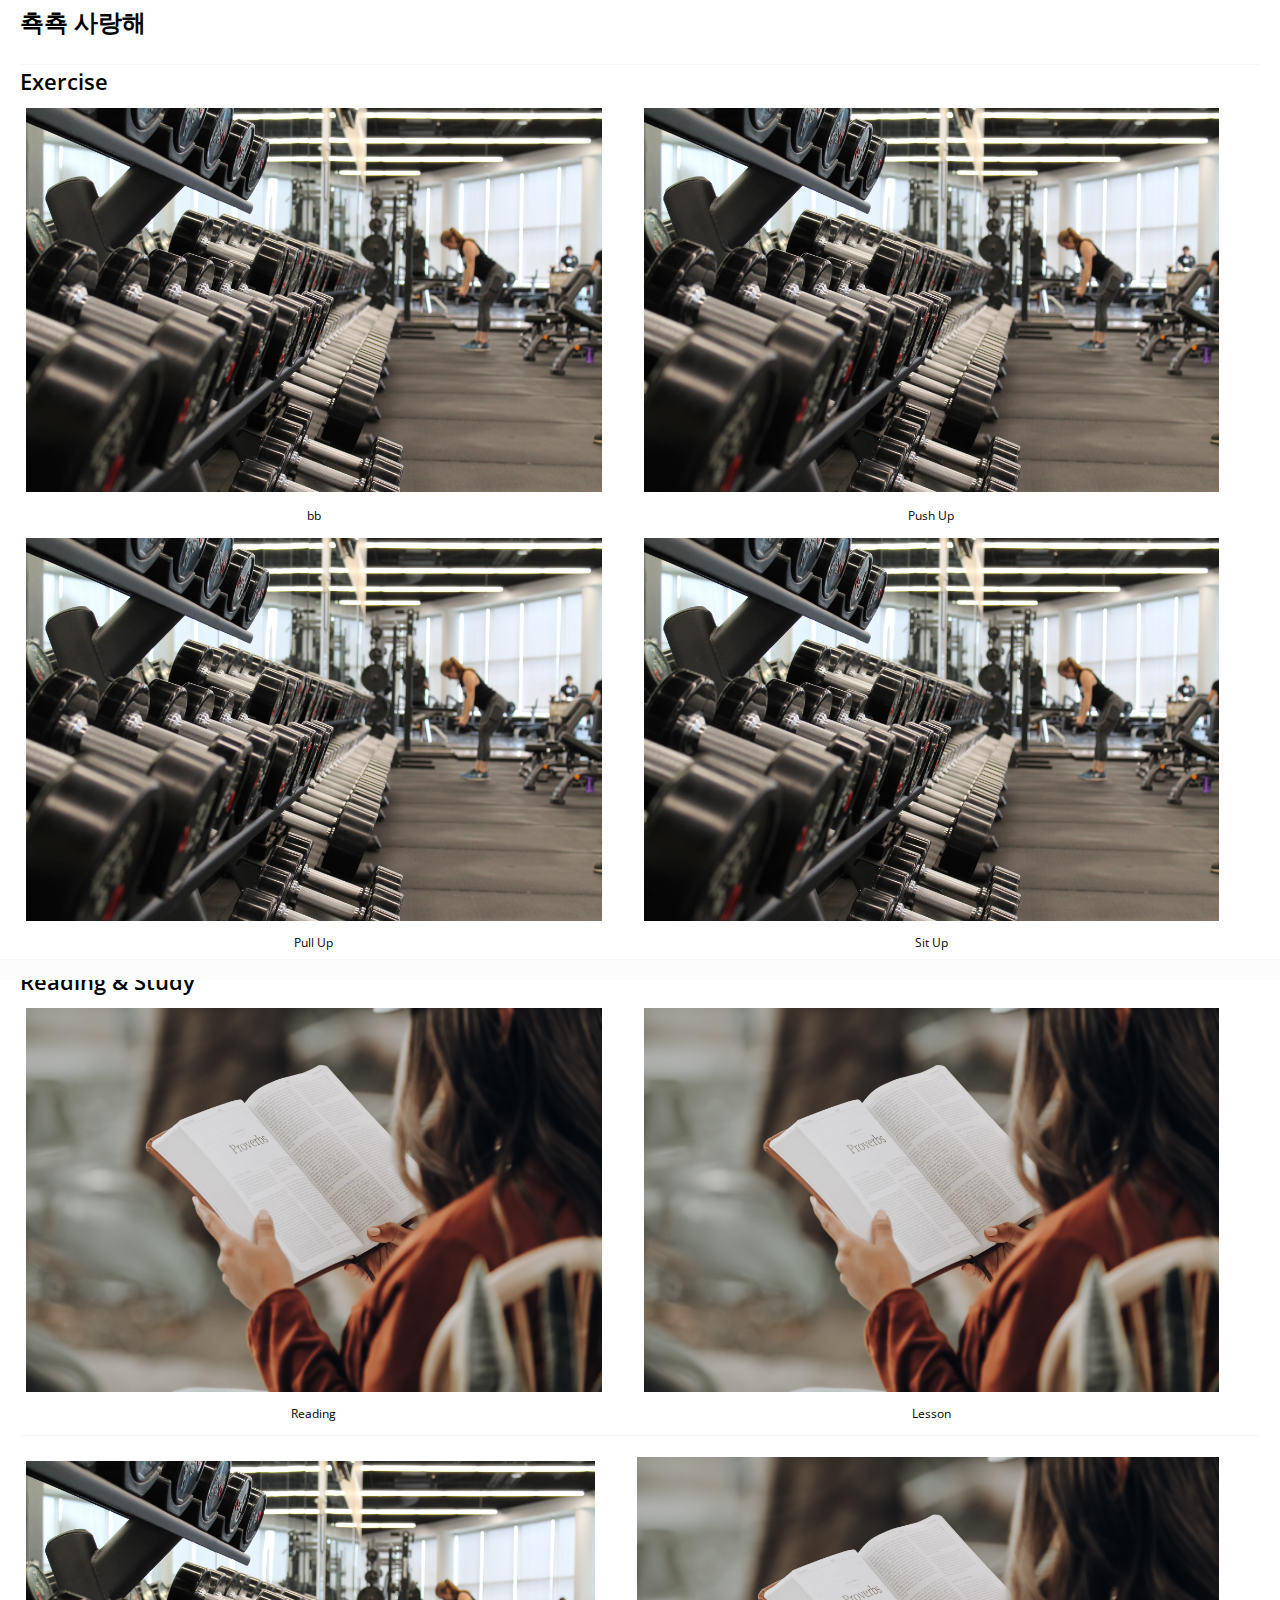
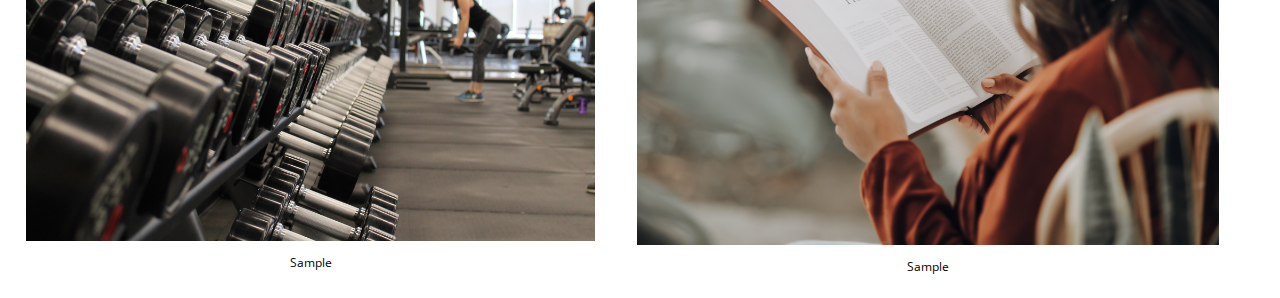
<file: index.html>
<!DOCTYPE html>
<html lang="en">
  <head>
    <meta charset="UTF-8" />
    <meta name="viewport" content="width=device-width, initial-scale=1.0" />
    <meta http-equiv="X-UA-Compatible" content="ie=edge" />
    <link
      rel="stylesheet"
      href="https://use.fontawesome.com/releases/v5.7.2/css/all.css"
      integrity="sha384-fnmOCqbTlWIlj8LyTjo7mOUStjsKC4pOpQbqyi7RrhN7udi9RwhKkMHpvLbHG9Sr"
      crossorigin="anonymous"
    />
    <link rel="stylesheet" href="css/styles.css" />
    <title>Challenge Mate</title>
  </head>
  <body >
    <header class="header">
      <div class="header__header-column">
        <h1 class="header__title">쵹쵹 사랑해</h1>
      </div>
      <div class="header__header-column">
        <span class="header__icon">
                <a href="health.html">
          <i class="fas fa-dumbbell"></i>
        </span>
        <span class="header__icon">
                <a href="reading.html">
          <i class="fas fa-book-open"></i>
        </span>
        <span class="header__icon">
          <a href="settings.html">
            <i class="fas fa-cog"></i>
          </a>
        </span>
        <span class="header__icon">
          <a href="settings.html">
            <i class="fas fa-cog"></i>
          </a>
        </span>
      </div>
    </header>
    
    <main class="more">
     <header class="more__header">
     
     <!--  <div class="friends__friend friend friend--lg">
          <div class="friend__column">
            <img src="images/avatar.jpg" class="g-avatar friend__avatar" />
            <div class="friend__content">
              <span class="friend__name">
                Nicolás Serrano
              </span>
              <span class="friend__status">
                itnicolasme@gmail.com
              </span>
            </div>
          </div>
          <div class="friend__column">
            <i class="far fa-comment-alt fa-2x"></i>
          </div>
        </div>
        <ul class="more__btn-list">
          <li class="more__btn">
            <span class="more__btn-icon">
              <i class="far fa-smile fa-2x"></i>

            </span>
            <span class="more__btn-title">
              Emoticons
            </span>
          </li>
          <li class="more__btn">
            <span class="more__btn-icon">
              <i class="fas fa-brush fa-2x"></i>
            </span>
            <span class="more__btn-title">
              Themes
            </span>
          </li>
          <li class="more__btn">
            <span class="more__btn-icon">
              <i class="fab fa-kickstarter-k fa-2x"></i>
            </span>
            <span class="more__btn-title">
              Account
            </span>
          </li>
        </ul>
      </header>
      -->

      <section class="more__suggestions">
        <h5 class="more__title">Exercise</h5>
        <ul class="more__suggestions-list">
          
          <li class="more__suggestion suggestion">
            <span class="suggestion__icon">
                <a href="health.html">
                   <img src="images/gym.jpg" class="g-avatar friend__avatar" />
                   </a>
            </span>
            <span class="suggestion__title">bb</span>
          </li>
        </a>
        
          <li class="more__suggestion suggestion">
            <span class="suggestion__icon">
                <a href="health.html">
                    <img src="images/gym.jpg" class="g-avatar friend__avatar" />
                    </a>
            </span>
            <span class="suggestion__title">Push Up</span>
          </li>
        
        </ul>
        <ul class="more__suggestions-list">
          
            <li class="more__suggestion suggestion">
              <span class="suggestion__icon">
                  <img src="images/gym.jpg" class="g-avatar friend__avatar" />
              </span>
              <span class="suggestion__title">Pull Up</span>
            </li>
          
          
            <li class="more__suggestion suggestion">
              <span class="suggestion__icon">
                  <img src="images/gym.jpg" class="g-avatar friend__avatar" />
              </span>
              <span class="suggestion__title">Sit Up</span>
            </li>
          

      </section>
      <section class="more__suggestions">
        <h5 class="more__title">Reading & Study</h5>
        <ul class="more__suggestions-list">
          
            <li class="more__suggestion suggestion">
              <span class="suggestion__icon">
                  <img src="images/reading.jpg" class="g-avatar friend__avatar" />
              </span>
              <span class="suggestion__title">Reading</span>
            </li>
            
        
          <li class="more__suggestion suggestion">
            <span class="suggestion__icon">
                <img src="images/reading.jpg" class="g-avatar friend__avatar" />
            </span>
            <span class="suggestion__title">Lesson</span>
          </li>
          
        </ul>
      </section>

      <section class="more__suggestions">
        
        <ul class="more__suggestions-list">
          
          <li class="more__suggestion suggestion">
            <span class="suggestion__icon">
                <img src="images/gym.jpg" class="g-avatar friend__avatar" />
            </span>
            <span class="suggestion__title">Sample</span>
          </li>
        
        
          <li class="more__suggestion suggestion">
            <span class="suggestion__icon">
                <img src="images/reading.jpg" class="g-avatar friend__avatar" />
            </span>
            <span class="suggestion__title">Sample</span>
          </li>
          
        </ul>
      </section>
    </header>
      <!--
      <section class="more__suggestions">
        <h5 class="more__title">Reading</h5>
        <ul class="more__suggestions-list">
          <li class="more__suggestion suggestion">
            <span class="suggestion__icon">
                <img src="images/reading.jpg" class="g-avatar friend__avatar" />
            </span>
            <span class="suggestion__title">Reading(3 days)</span>
          </li>
          <li class="more__suggestion suggestion">
            <span class="suggestion__icon">
                <img src="images/reading.jpg" class="g-avatar friend__avatar" />
            </span>
            <span class="suggestion__title">Reading(5 days)</span>
          </li>
          <li class="more__suggestion suggestion">
            <span class="suggestion__icon">
                <img src="images/reading.jpg" class="g-avatar friend__avatar" />
            </span>
            <span class="suggestion__title">Reading(7 days)</span>
          </li>
        </ul>
      </section>
      -->
    </main>
    <nav class="nav">
      <ul class="nav__list">
        <li class="nav__list-item">
          <a href="index.html" class="nav__list-link">
            <i class="fas fa-handshake"></i>
          </a>
        </li>
        <li class="nav__list-item">
          <a href="friends.html" class="nav__list-link">
            <i class="fas fa-plus"></i>
          </a>
        </li>
        <li class="nav__list-item">
          <a href="find.html" class="nav__list-link">
            <i class="fas fa-chart-line"></i>
          </a>
        </li>
        <li class="nav__list-item">
          <a href="more.html" class="nav__list-link">
            <i class="fas fa-user"></i>
          </a>
        </li>
      </ul>
    </nav>
    <!---f
    <div class="bigScreen">
      <span class="bigScreen__text">Please make your screen small! 😱</span>
    </div>
  -->
  </body>
</html>
</file>
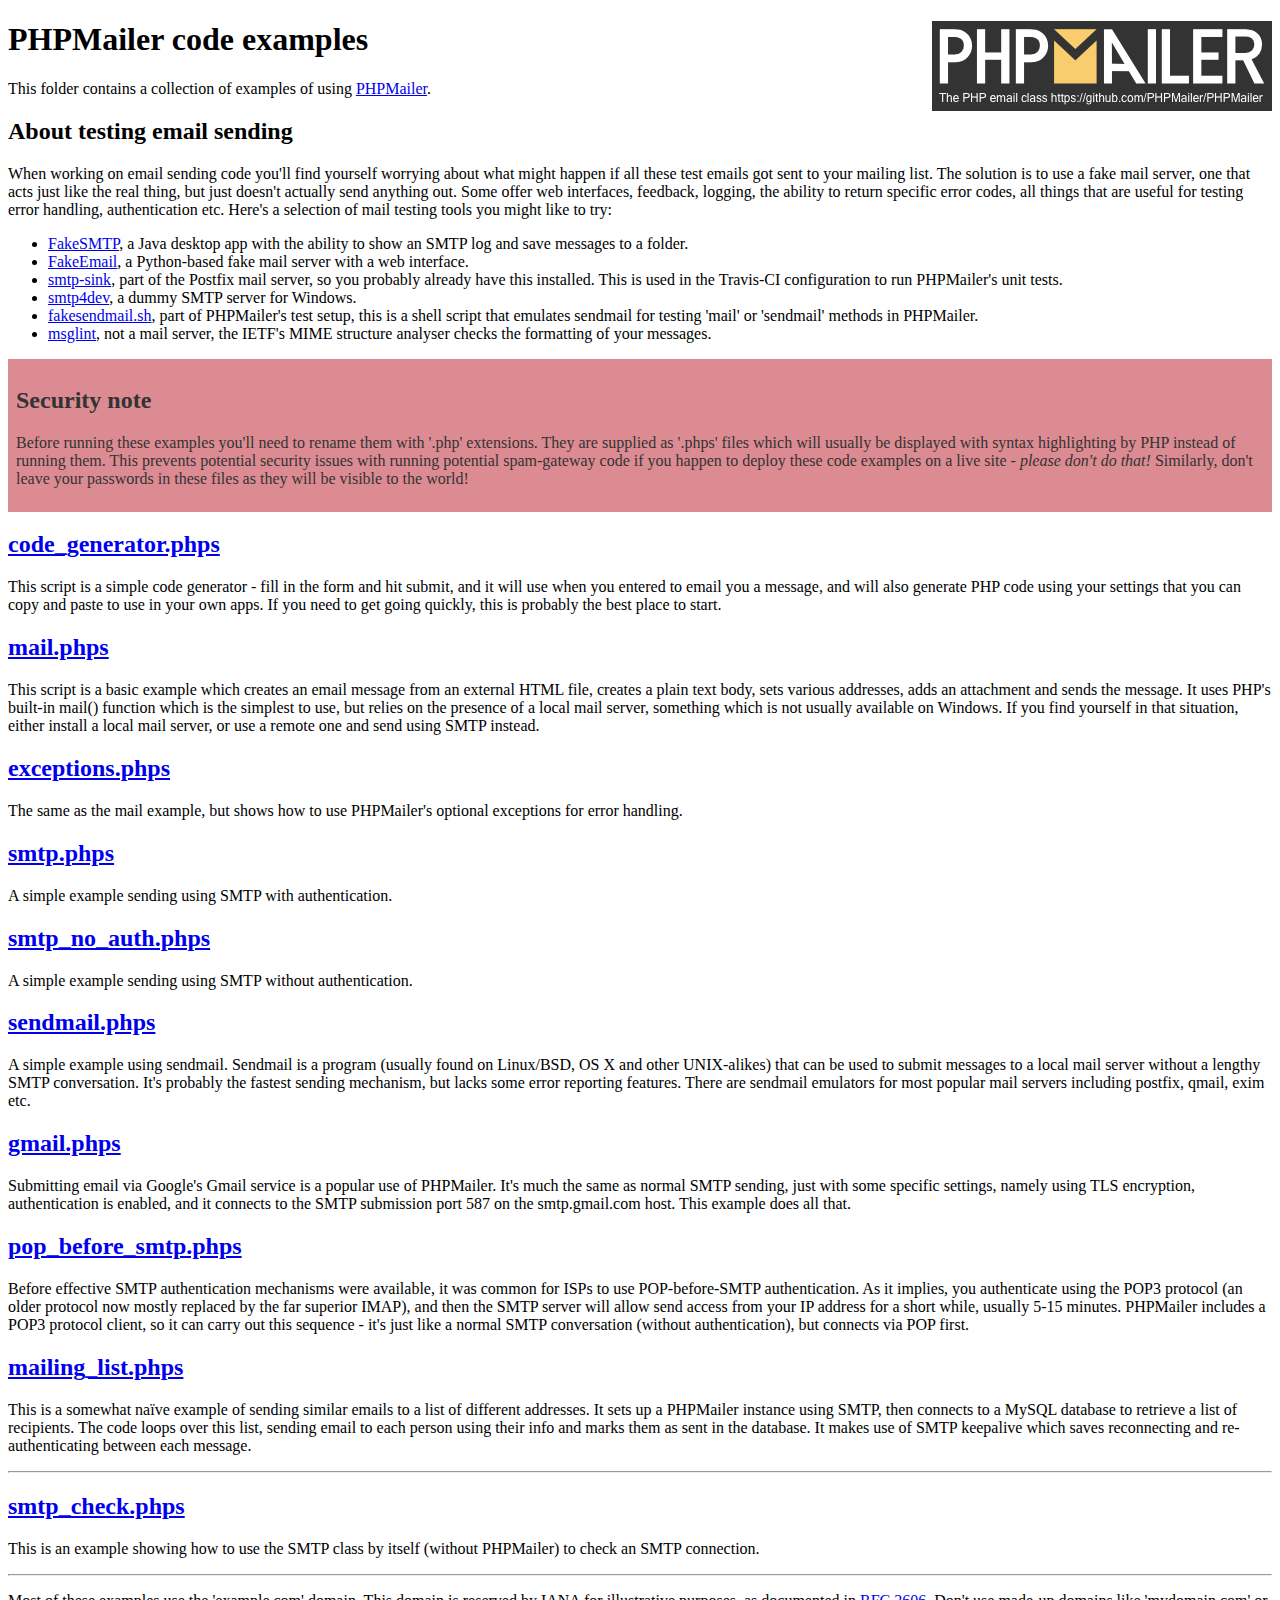
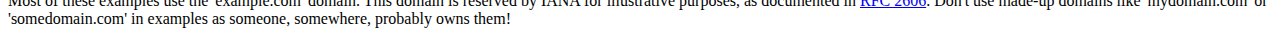
<file: PHPMailer/examples/index.html>
<!DOCTYPE html>
<html>
<head>
	<meta charset="UTF-8">
	<title>PHPMailer Examples</title>
</head>
<body>
<h1>PHPMailer code examples<a href="https://github.com/PHPMailer/PHPMailer"><img src="images/phpmailer.png" style="float:right; border:0;" alt="PHPMailer logo"></a></h1>
<p>This folder contains a collection of examples of using <a href="https://github.com/PHPMailer/PHPMailer">PHPMailer</a>.</p>
<h2>About testing email sending</h2>
<p>When working on email sending code you'll find yourself worrying about what might happen if all these test emails got sent to your mailing list. The solution is to use a fake mail server, one that acts just like the real thing, but just doesn't actually send anything out. Some offer web interfaces, feedback, logging, the ability to return specific error codes, all things that are useful for testing error handling, authentication etc. Here's a selection of mail testing tools you might like to try:</p>
<ul>
  <li><a href="https://github.com/Nilhcem/FakeSMTP">FakeSMTP</a>, a Java desktop app with the ability to show an SMTP log and save messages to a folder. </li>
  <li><a href="https://github.com/isotoma/FakeEmail">FakeEmail</a>, a Python-based fake mail server with a web interface.</li>
  <li><a href="http://www.postfix.org/smtp-sink.1.html">smtp-sink</a>, part of the Postfix mail server, so you probably already have this installed. This is used in the Travis-CI configuration to run PHPMailer's unit tests.</li>
  <li><a href="http://smtp4dev.codeplex.com">smtp4dev</a>, a dummy SMTP server for Windows.</li>
  <li><a href="https://github.com/PHPMailer/PHPMailer/blob/master/test/fakesendmail.sh">fakesendmail.sh</a>, part of PHPMailer's test setup, this is a shell script that emulates sendmail for testing 'mail' or 'sendmail' methods in PHPMailer.</li>
  <li><a href="http://tools.ietf.org/tools/msglint/">msglint</a>, not a mail server, the IETF's MIME structure analyser checks the formatting of your messages.</li>
</ul>
<div style="padding: 8px; color: #333333; background-color: #dc8b92">
<h2>Security note</h2>
<p>Before running these examples you'll need to rename them with '.php' extensions. They are supplied as '.phps' files which will usually be displayed with syntax highlighting by PHP instead of running them. This prevents potential security issues with running potential spam-gateway code if you happen to deploy these code examples on a live site - <em>please don't do that!</em> Similarly, don't leave your passwords in these files as they will be visible to the world!</p>
</div>
<h2><a href="code_generator.phps">code_generator.phps</a></h2>
<p>This script is a simple code generator - fill in the form and hit submit, and it will use when you entered to email you a message, and will also generate PHP code using your settings that you can copy and paste to use in your own apps. If you need to get going quickly, this is probably the best place to start.</p>
<h2><a href="mail.phps">mail.phps</a></h2>
<p>This script is a basic example which creates an email message from an external HTML file, creates a plain text body, sets various addresses, adds an attachment and sends the message. It uses PHP's built-in mail() function which is the simplest to use, but relies on the presence of a local mail server, something which is not usually available on Windows. If you find yourself in that situation, either install a local mail server, or use a remote one and send using SMTP instead.</p>
<h2><a href="exceptions.phps">exceptions.phps</a></h2>
<p>The same as the mail example, but shows how to use PHPMailer's optional exceptions for error handling.</p>
<h2><a href="smtp.phps">smtp.phps</a></h2>
<p>A simple example sending using SMTP with authentication.</p>
<h2><a href="smtp_no_auth.phps">smtp_no_auth.phps</a></h2>
<p>A simple example sending using SMTP without authentication.</p>
<h2><a href="sendmail.phps">sendmail.phps</a></h2>
<p>A simple example using sendmail. Sendmail is a program (usually found on Linux/BSD, OS X and other UNIX-alikes) that can be used to submit messages to a local mail server without a lengthy SMTP conversation. It's probably the fastest sending mechanism, but lacks some error reporting features. There are sendmail emulators for most popular mail servers including postfix, qmail, exim etc.</p>
<h2><a href="gmail.phps">gmail.phps</a></h2>
<p>Submitting email via Google's Gmail service is a popular use of PHPMailer. It's much the same as normal SMTP sending, just with some specific settings, namely using TLS encryption, authentication is enabled, and it connects to the SMTP submission port 587 on the smtp.gmail.com host. This example does all that.</p>
<h2><a href="pop_before_smtp.phps">pop_before_smtp.phps</a></h2>
<p>Before effective SMTP authentication mechanisms were available, it was common for ISPs to use POP-before-SMTP authentication. As it implies, you authenticate using the POP3 protocol (an older protocol now mostly replaced by the far superior IMAP), and then the SMTP server will allow send access from your IP address for a short while, usually 5-15 minutes. PHPMailer includes a POP3 protocol client, so it can carry out this sequence - it's just like a normal SMTP conversation (without authentication), but connects via POP first.</p>
<h2><a href="mailing_list.phps">mailing_list.phps</a></h2>
<p>This is a somewhat naïve example of sending similar emails to a list of different addresses. It sets up a PHPMailer instance using SMTP, then connects to a MySQL database to retrieve a list of recipients. The code loops over this list, sending email to each person using their info and marks them as sent in the database. It makes use of SMTP keepalive which saves reconnecting and re-authenticating between each message.</p>
<hr>
<h2><a href="smtp_check.phps">smtp_check.phps</a></h2>
<p>This is an example showing how to use the SMTP class by itself (without PHPMailer) to check an SMTP connection.</p>
<hr>
<p>Most of these examples use the 'example.com' domain. This domain is reserved by IANA for illustrative purposes, as documented in <a href="http://tools.ietf.org/html/rfc2606">RFC 2606</a>. Don't use made-up domains like 'mydomain.com' or 'somedomain.com' in examples as someone, somewhere, probably owns them!</p>
</body>
</html>
</file>
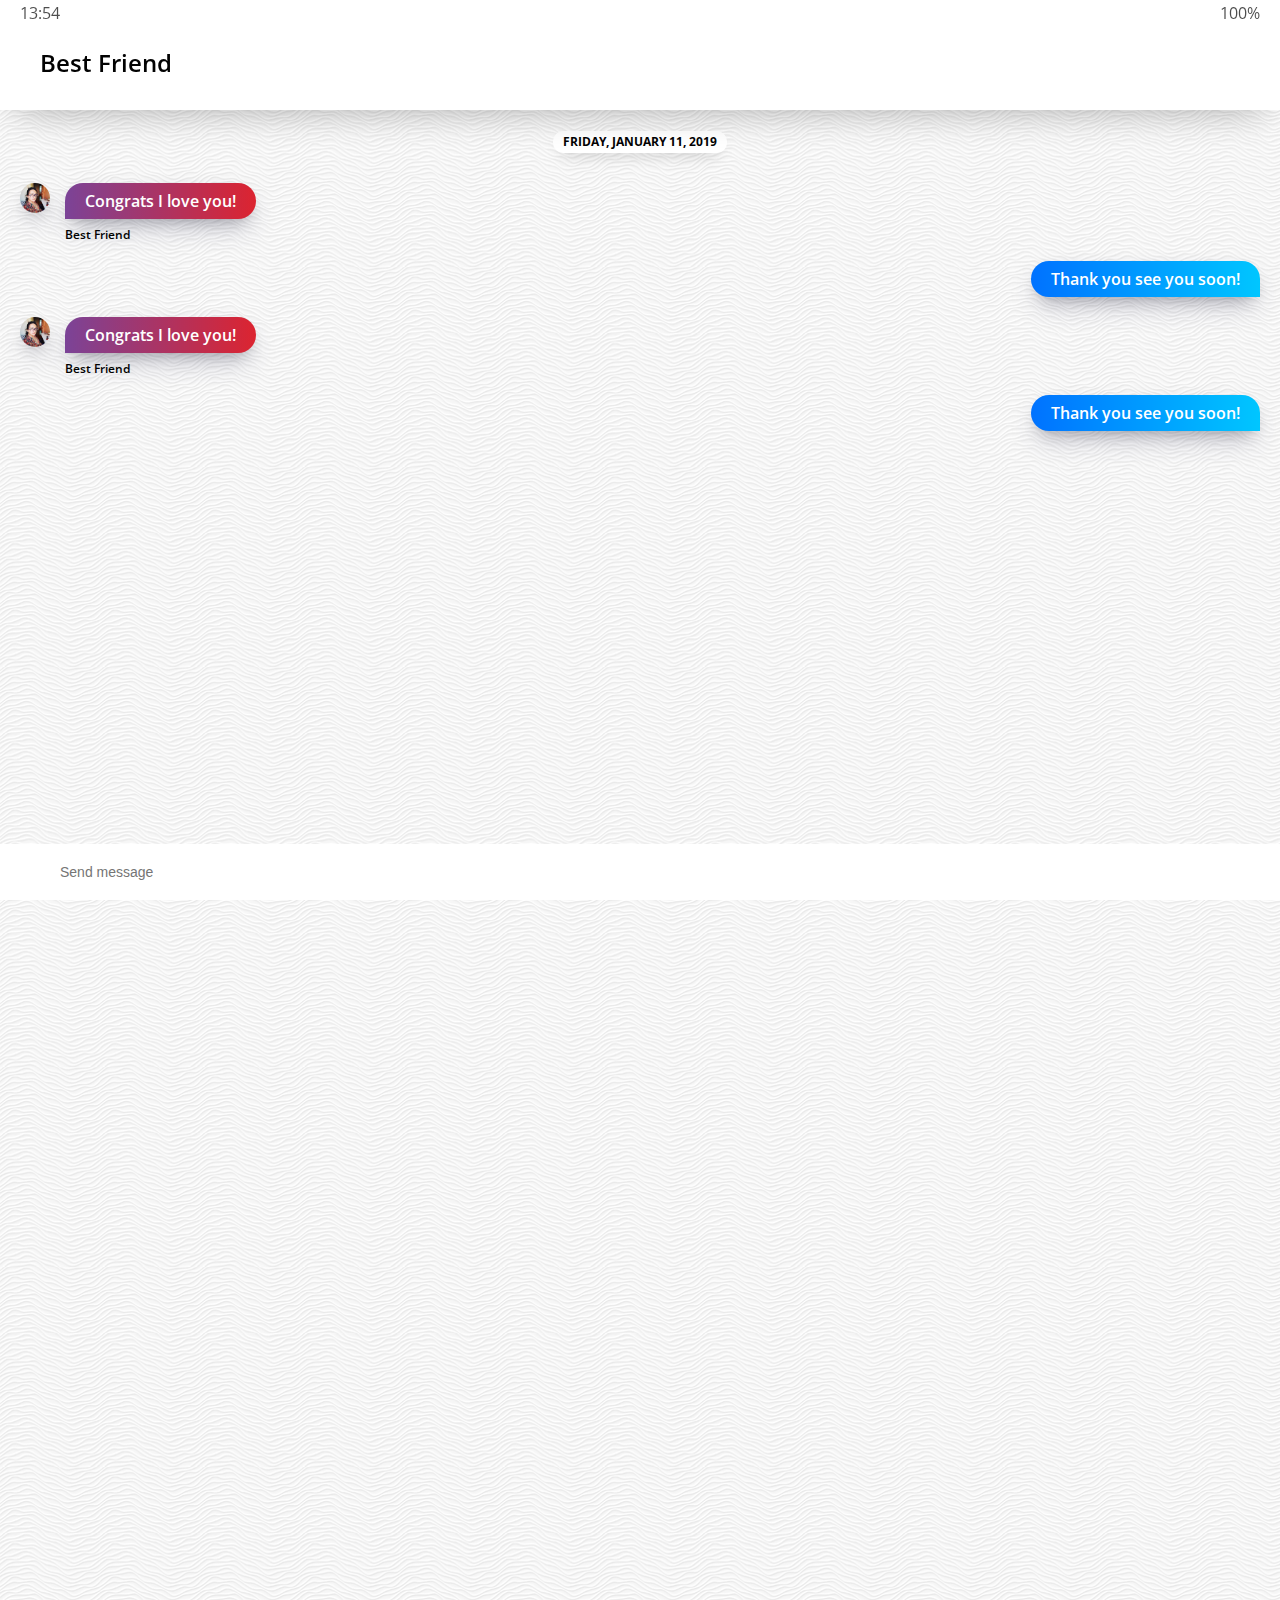
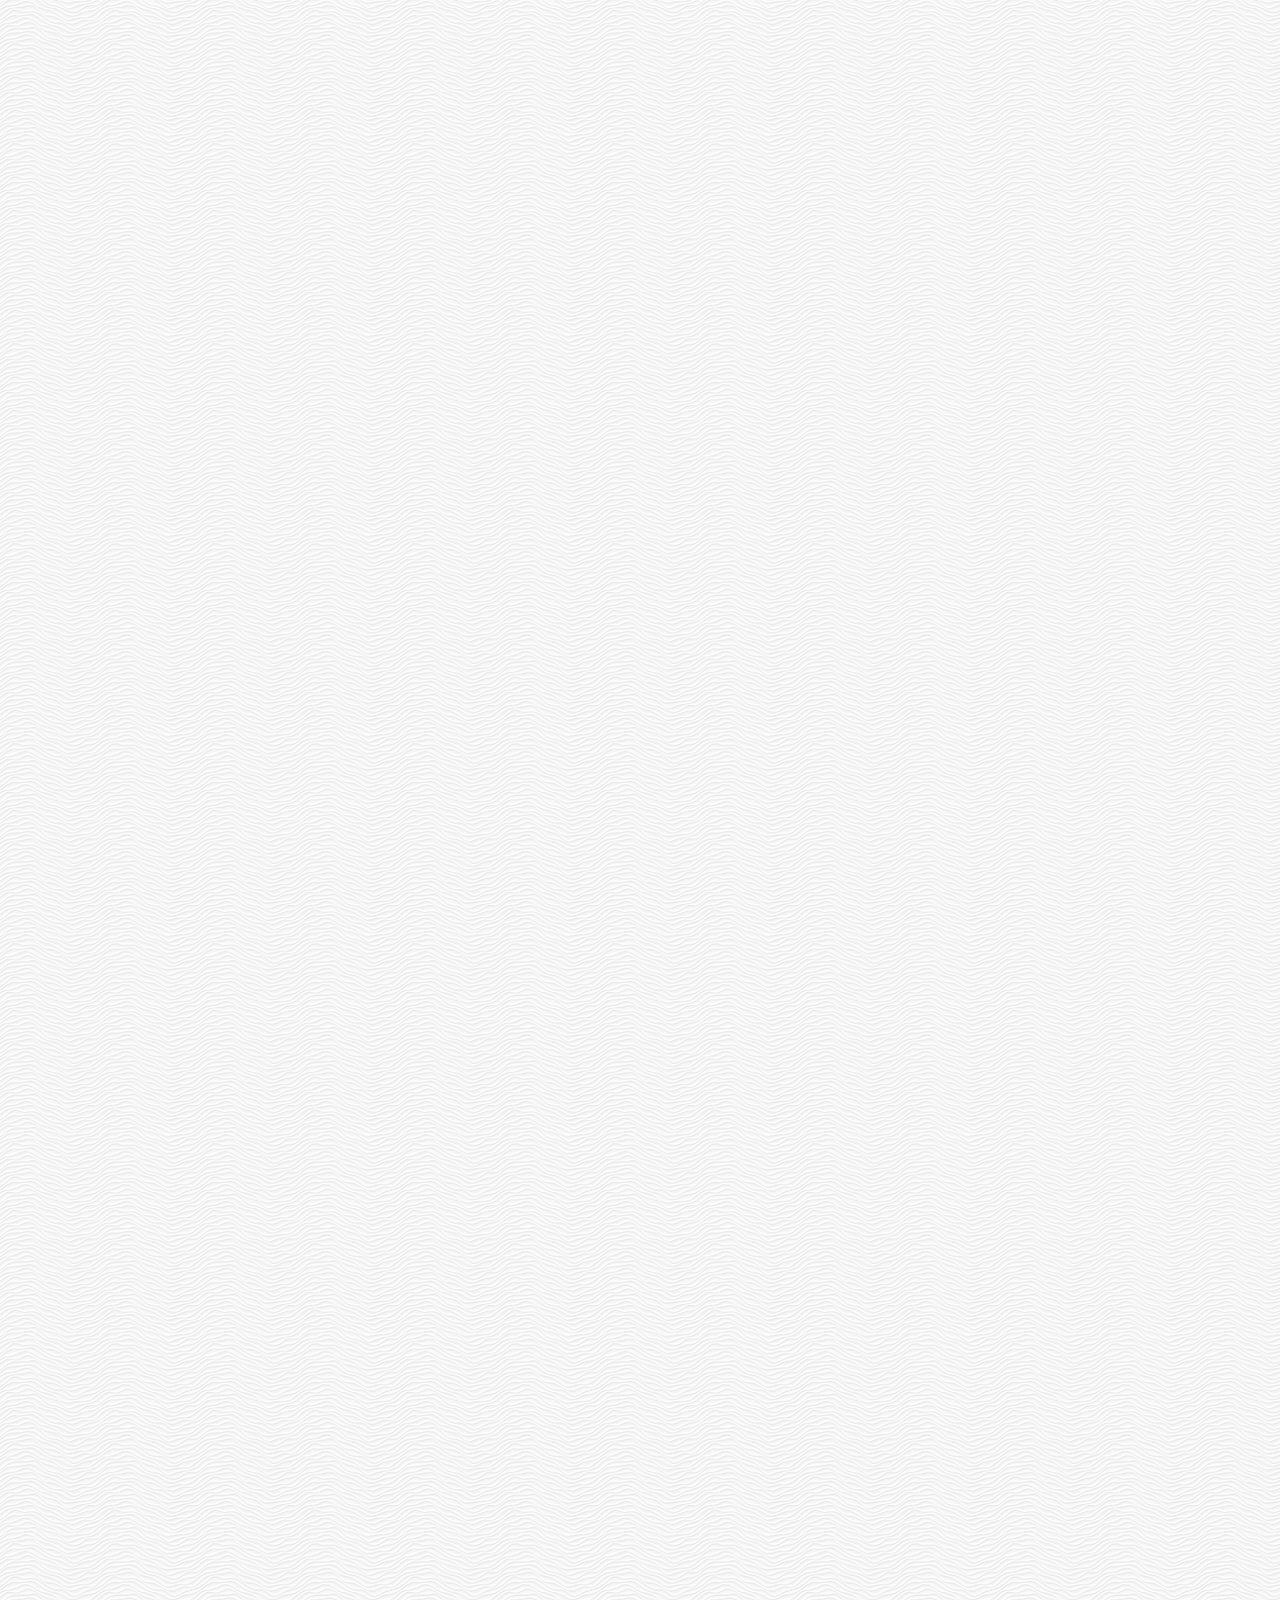
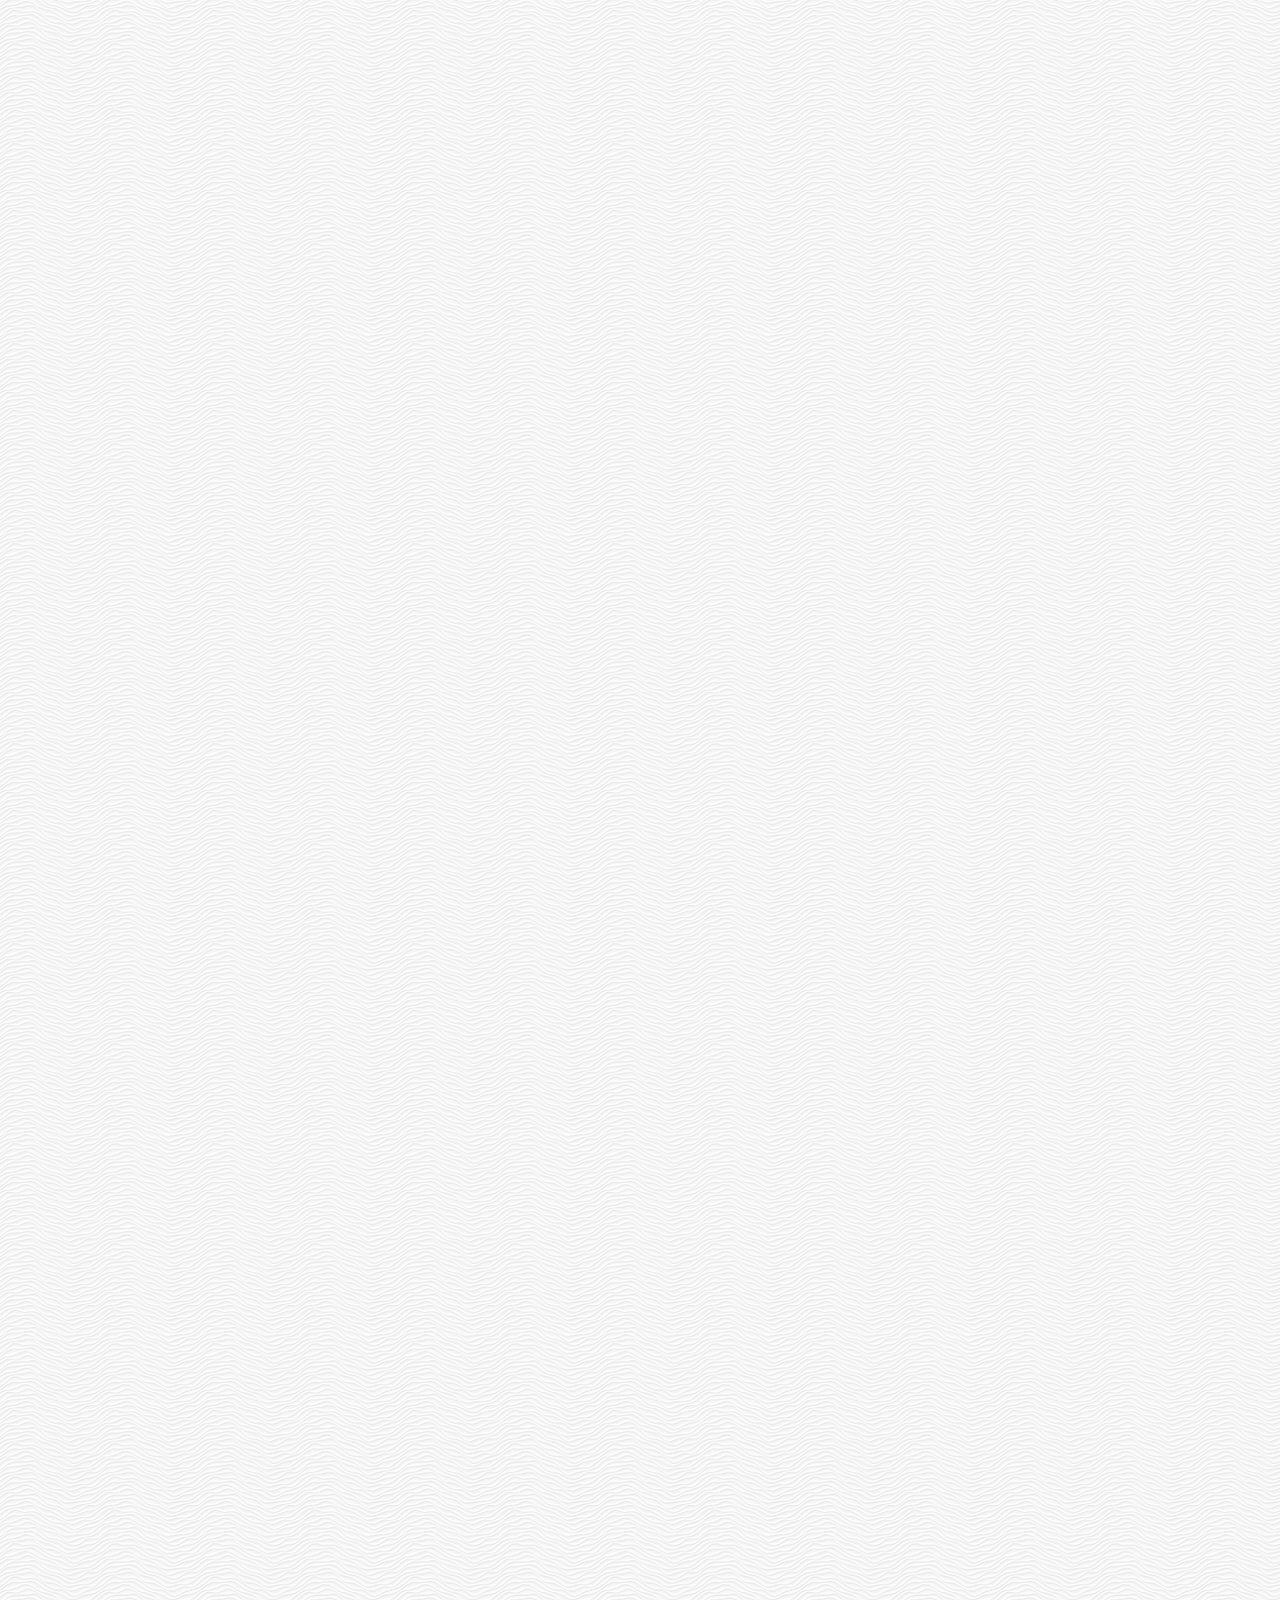
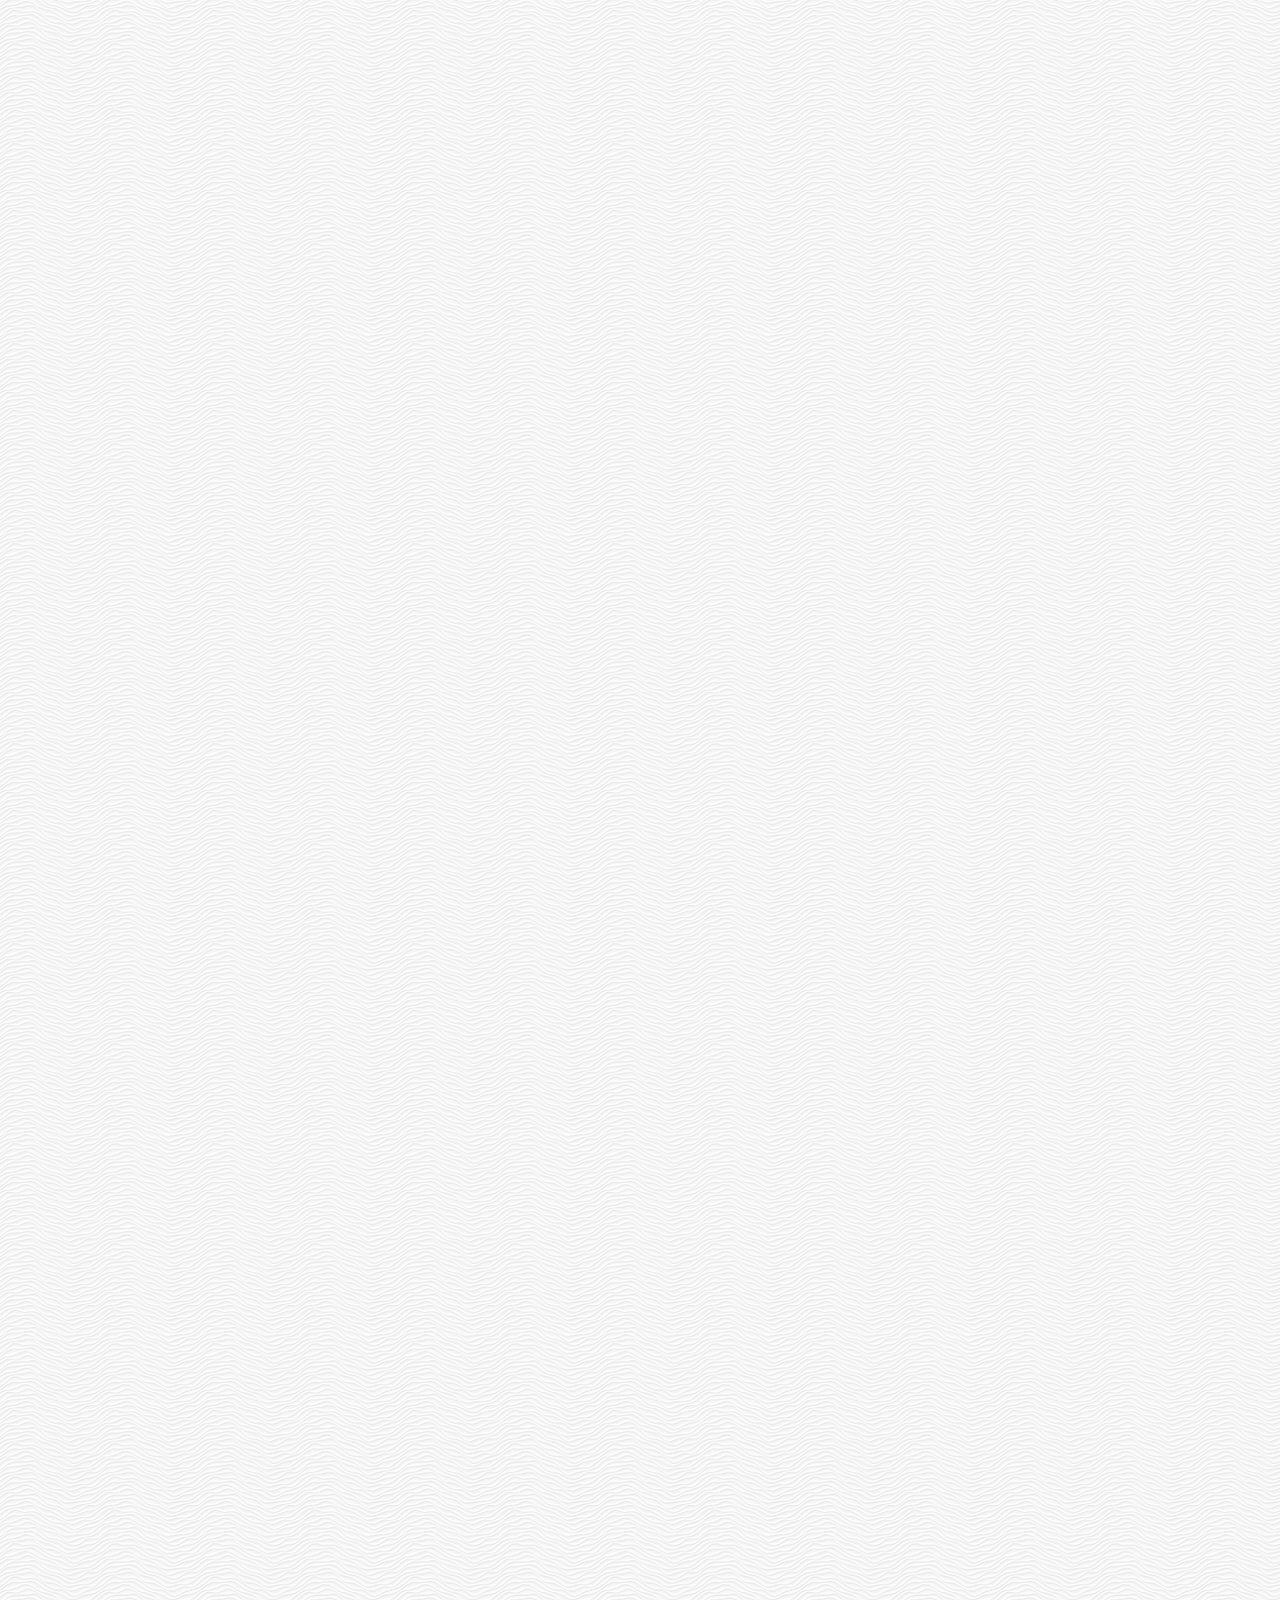
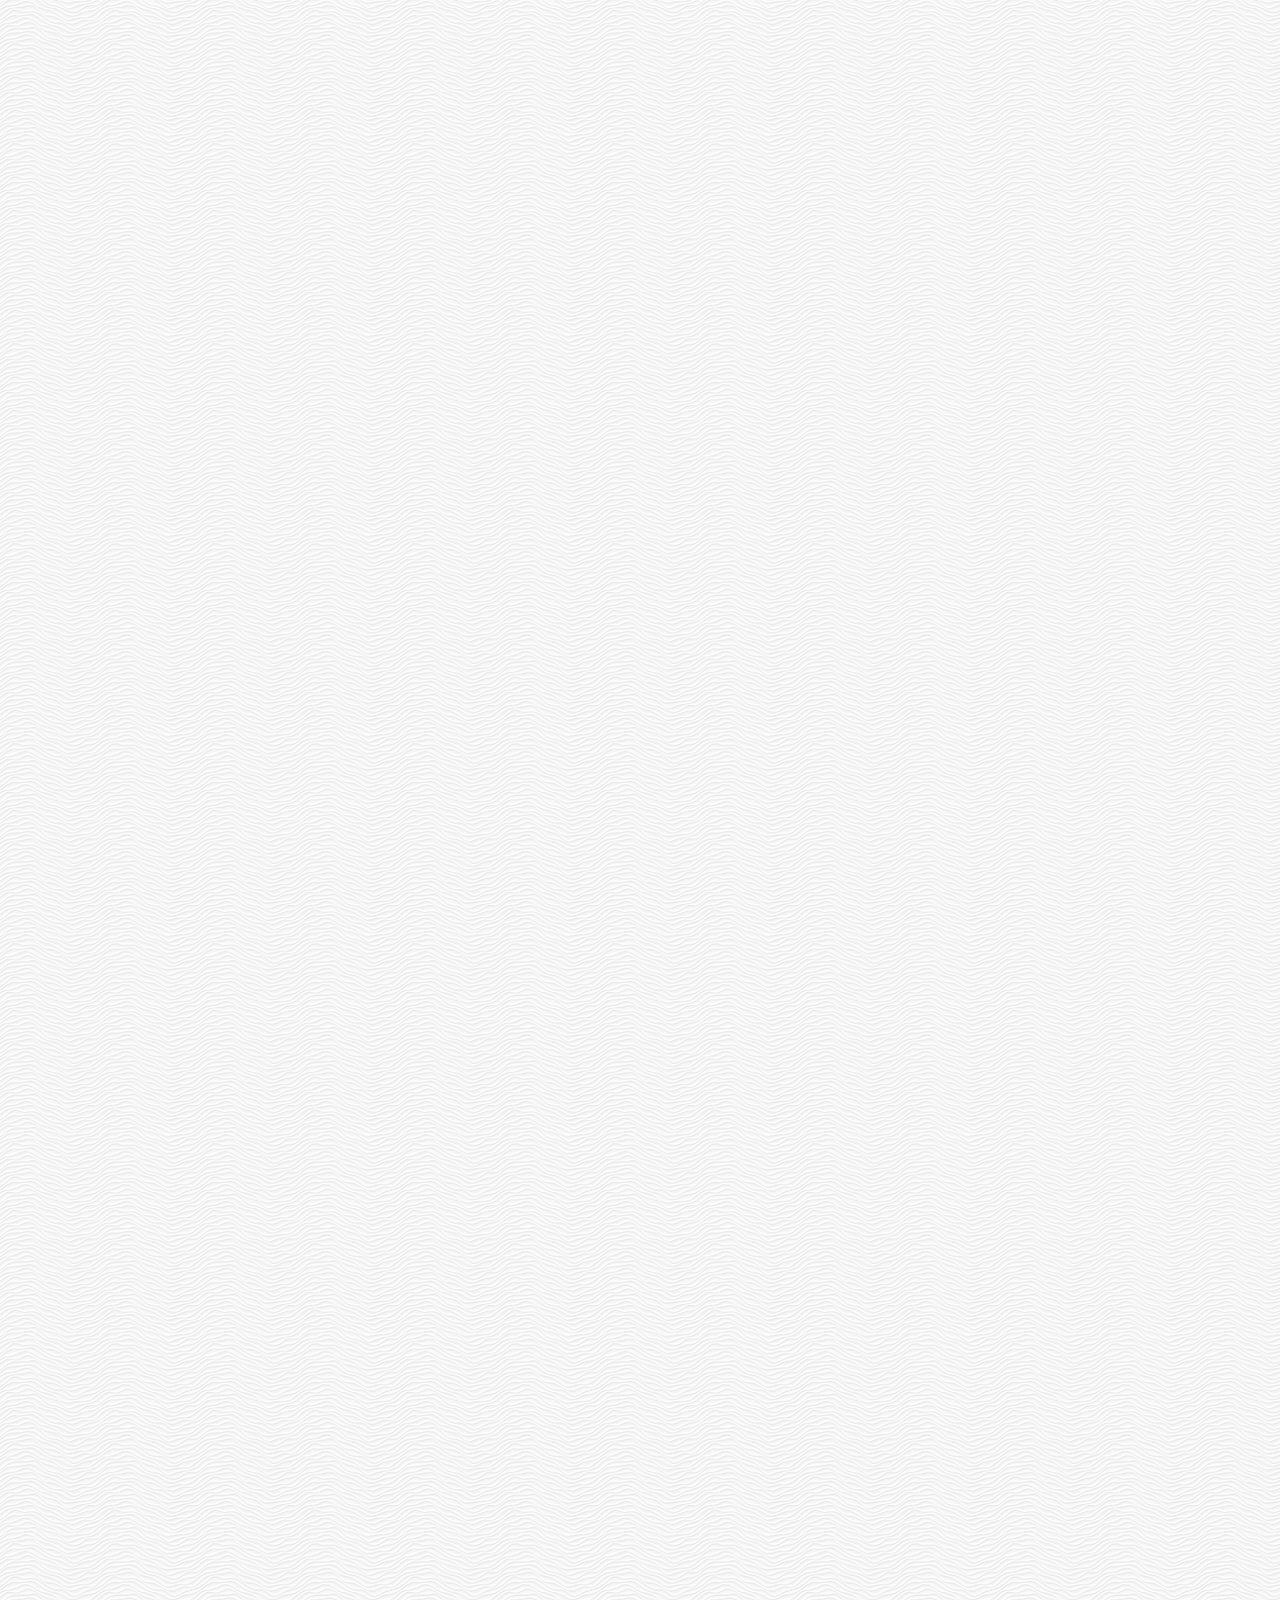
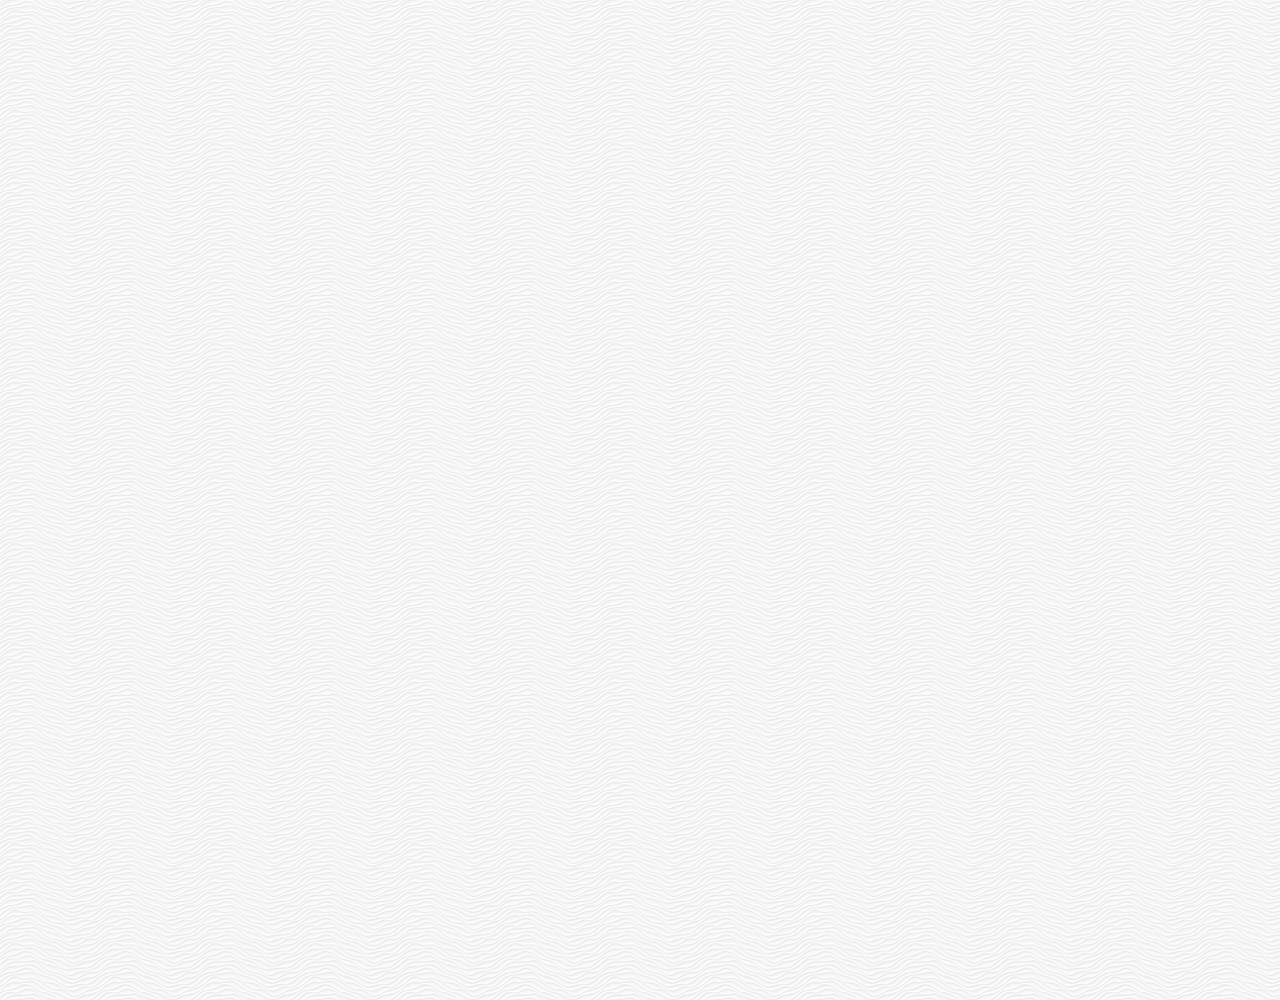
<file: chat.html>
<!DOCTYPE html>
<html lang="en">
  <head>
    <meta charset="UTF-8" />
    <meta name="viewport" content="width=device-width, initial-scale=1.0" />
    <meta http-equiv="X-UA-Compatible" content="ie=edge" />
    <link
      rel="stylesheet"
      href="https://use.fontawesome.com/releases/v5.7.2/css/all.css"
      integrity="sha384-fnmOCqbTlWIlj8LyTjo7mOUStjsKC4pOpQbqyi7RrhN7udi9RwhKkMHpvLbHG9Sr"
      crossorigin="anonymous"
    />
    <link rel="stylesheet" href="css/styles.css" />
    <title>Challenge Mate</title>
  </head>
  <body class="chats-body">
    <div class="header-wrapper">
      <div class="status-bar">
        <div class="status-bar__column">
          <span class="status-bar__clock">13:54</span>
        </div>
        <div class="status-bar__column">
          <i class="fas fa-clock"></i>
          <i class="fas fa-volume-mute"></i>
          <i class="fas fa-wifi"></i>
          <span class="status-bar__battery-level">100%</span>
          <i class="fas fa-battery-full"></i>
        </div>
      </div>
      <header class="header">
        <div class="header__header-column">
          <a href="index.html" class="header__back-btn">
            <i class="fas fa-arrow-left"></i>
          </a>
          <h1 class="header__title">Best Friend</h1>
        </div>
        <div class="header__header-column">
          <span class="header__icon">
            <i class="fas fa-search"></i>
          </span>
          <span class="header__icon">
            <i class="fas fa-bars"></i>
          </span>
        </div>
      </header>
    </div>
    <main class="chat-screen">
      <ul class="chat__messages">
        <span class="chat__timestamp">Friday, January 11, 2019</span>
        <li class="incoming-message message">
          <img src="images/avatar.jpg" class="m-avatar message__avatar" />
          <div class="message__content">
            <span class="message__bubble">
              Congrats I love you!
            </span>
            <span class="message__author">Best Friend</span>
          </div>
        </li>
        <li class="sent-message message">
          <div class="message__content">
            <span class="message__bubble">
              Thank you see you soon!
            </span>
          </div>
        </li>
        <li class="incoming-message message">
          <img src="images/avatar.jpg" class="m-avatar message__avatar" />
          <div class="message__content">
            <span class="message__bubble">
              Congrats I love you!
            </span>
            <span class="message__author">Best Friend</span>
          </div>
        </li>
        <li class="sent-message message">
          <div class="message__content">
            <span class="message__bubble">
              Thank you see you soon!
            </span>
          </div>
        </li>
      </ul>
    </main>
    <div class="chat__write--container">
      <input
        type="text"
        class="chat__write"
        placeholder="Send message"
        class="chat__write-input"
      />

      <div class="chat__icon-left chat__icon">
        <i class="far fa-plus-square"></i>
      </div>

      <div class="chat__icon-right chat__icon">
        <span class="chat__write-icon">
          <i class="far fa-smile-wink"></i>
        </span>
        <span class="chat__write-icon">
          <i class="fas fa-microphone"></i>
        </span>
      </div>
    </div>
    
    <!---
    <div class="bigScreen">
      <span class="bigScreen__text">Please make your screen small! 😱</span>
    </div>
  -->
  </body>
</html>
</file>
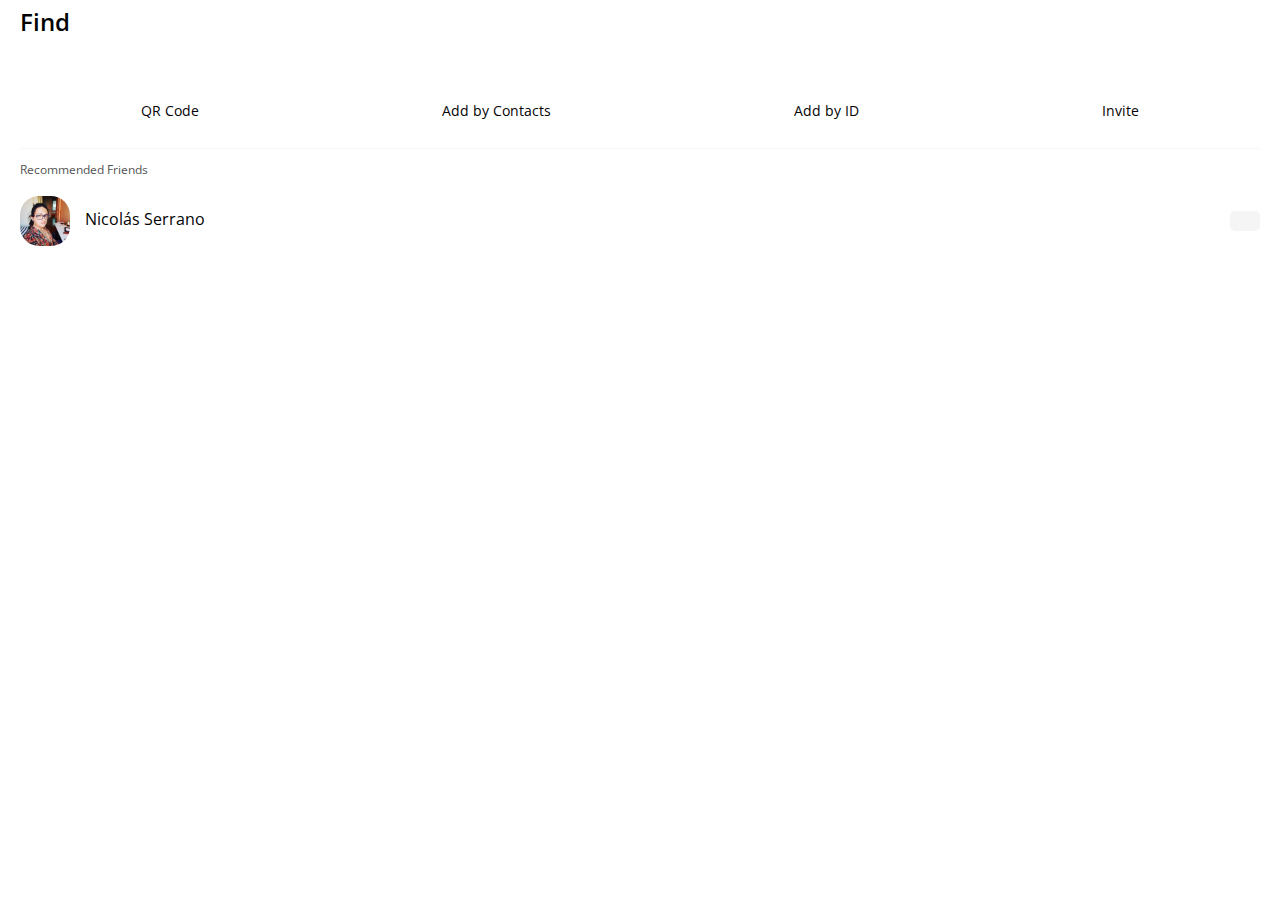
<file: find.html>
<!DOCTYPE html>
<html lang="en">
  <head>
    <meta charset="UTF-8" />
    <meta name="viewport" content="width=device-width, initial-scale=1.0" />
    <meta http-equiv="X-UA-Compatible" content="ie=edge" />
    <link
      rel="stylesheet"
      href="https://use.fontawesome.com/releases/v5.7.2/css/all.css"
      integrity="sha384-fnmOCqbTlWIlj8LyTjo7mOUStjsKC4pOpQbqyi7RrhN7udi9RwhKkMHpvLbHG9Sr"
      crossorigin="anonymous"
    />
    <link rel="stylesheet" href="css/styles.css" />
    <title>Challenge Mate</title>
  </head>
  <body>
    <header class="header">
      <div class="header__header-column">
        <h1 class="header__title">Find</h1>
      </div>
      <div class="header__header-column">
          <span class="header__icon">
                  <a href="health.html">
            <i class="fas fa-dumbbell"></i>
          </span>
          <span class="header__icon">
                  <a href="reading.html">
            <i class="fas fa-book-open"></i>
          </span>
          <span class="header__icon">
            <a href="settings.html">
              <i class="fas fa-cog"></i>
            </a>
          </span>
          <span class="header__icon">
            <a href="settings.html">
              <i class="fas fa-cog"></i>
            </a>
          </span>
        </div>
    </header>
    <main class="find">
      <header class="find__header">
        <ul class="find__header-list">
          <li class="find__header-btn header-btn">
            <span class="header-btn__icon">
              <i class="fas fa-qrcode fa-2x"></i>
            </span>
            <span class="header-btn__title">
              QR Code
            </span>
          </li>
          <li class="find__header-btn header-btn">
            <span class="header-btn__icon">
              <i class="fas fa-user-plus fa-2x"></i>
            </span>
            <span class="header-btn__title">
              Add by Contacts
            </span>
          </li>
          <li class="find__header-btn header-btn">
            <span class="header-btn__icon">
              <i class="fas fa-passport fa-2x"></i>
            </span>
            <span class="header-btn__title">
              Add by ID
            </span>
          </li>
          <li class="find__header-btn header-btn">
            <span class="header-btn__icon">
              <i class="far fa-envelope fa-2x"></i>
            </span>
            <span class="header-btn__title">
              Invite
            </span>
          </li>
        </ul>
      </header>
      <ul class="find__recommended">
        <h5 class="find__title">
          Recommended Friends
        </h5>
        <li class="find__friend friend friend--lg">
          <div class="friend__column">
            <img src="images/avatar.jpg" class="friend__avatar" />
            <div class="friend__content">
              <span class="friend__name">
                Nicolás Serrano
              </span>
            </div>
          </div>
          <div class="friend__column">
            <div class="friend__add-btn">
              <i class="fas fa-user-plus"></i>
            </div>
          </div>
        </li>
      </ul>
    </main>
    <nav class="nav">
        <ul class="nav__list">
          <li class="nav__list-item">
            <a href="index.html" class="nav__list-link">
              <i class="fas fa-handshake"></i>
            </a>
          </li>
          <li class="nav__list-item">
            <a href="friends.html" class="nav__list-link">
              <!--<div class="nav__badge">1</div>-->
              <i class="fas fa-plus"></i>
            </a>
          </li>
          <li class="nav__list-item">
            <a href="find.html" class="nav__list-link">
              <i class="fas fa-chart-line"></i>
            </a>
          </li>
          <li class="nav__list-item">
            <a href="more.html" class="nav__list-link">
              <i class="fas fa-user"></i>
            </a>
          </li>
        </ul>
      </nav>
    <!---
    <div class="bigScreen">
      <span class="bigScreen__text">Please make your screen small! 😱</span>
    </div>
  --></body>
</html>
</file>
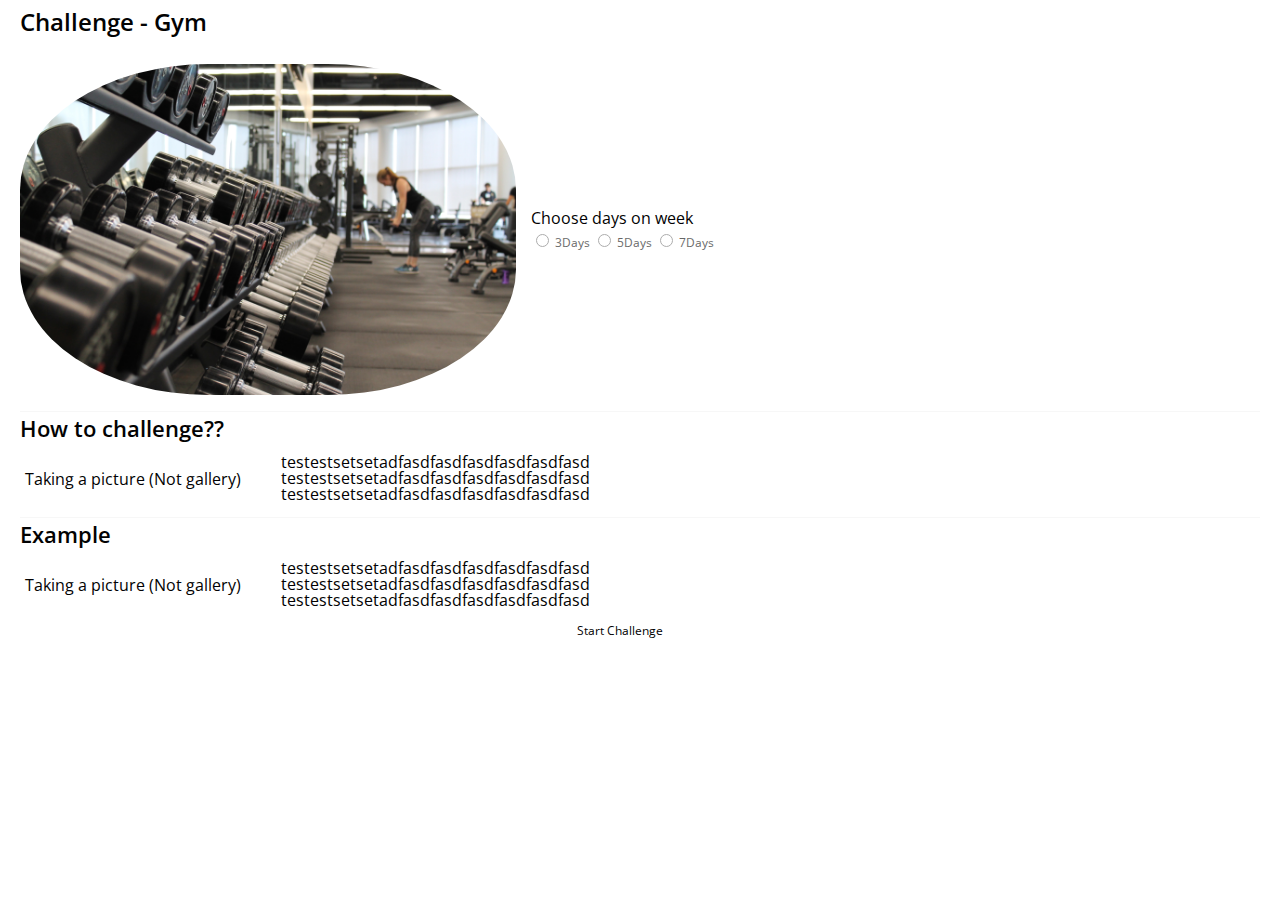
<file: health.html>
<!DOCTYPE html>
<html lang="en">
  
  <head>
    <meta charset="UTF-8" />
    <meta name="viewport" content="width=device-width, initial-scale=1.0" />
    <meta http-equiv="X-UA-Compatible" content="ie=edge" />
    <link
      rel="stylesheet"
      href="https://use.fontawesome.com/releases/v5.7.2/css/all.css"
      integrity="sha384-fnmOCqbTlWIlj8LyTjo7mOUStjsKC4pOpQbqyi7RrhN7udi9RwhKkMHpvLbHG9Sr"
      crossorigin="anonymous"
    />
    <link rel="stylesheet" href="css/styles.css" />
    <title>Challenge Mate</title>
    
  </head>
  <body>
    <header class="header">
      <div class="header__header-column">
        <h1 class="header__title">Challenge - Gym </h1>
      </div>
      <div class="header__header-column">
        <span class="header__icon">
                <a href="health.html">
          <i class="fas fa-dumbbell"></i>
        </span>
        <span class="header__icon">
                <a href="reading.html">
          <i class="fas fa-book-open"></i>
        </span>
        <span class="header__icon">
          <a href="settings.html">
            <i class="fas fa-cog"></i>
          </a>
        </span>
        <span class="header__icon">
          <a href="settings.html">
            <i class="fas fa-cog"></i>
          </a>
        </span>
      </div>
    </header>
    <main class="more">
      <header class="more__header">
        <div class="friends__friend friend friend--lg">
          <div class="friend__column">
            <img src="images/gym.jpg" class="c-avatar friend__avatar" />
            <div class="friend__content">
              <span class="friend__name">
                Choose days on week
              </span>
              <span class="friend__status">
                <input type="radio" name="day" value="3Days">
                3Days
                <input type="radio" name="day" value="3Days">
                5Days
                <input type="radio" name="day" value="3Days">
                7Days
              </span>
            </div>
          </div>
          <!--
          <div class="friend__column">
            <i class="far fa-comment-alt fa-2x"></i>
          </div>
        </div>
        <ul class="more__btn-list">
          <li class="more__btn">
            <span class="more__btn-icon">
              <i class="far fa-smile fa-2x"></i>
            </span>
            <span class="more__btn-title">
              Emoticons
            </span>
          </li>
          <li class="more__btn">
            <span class="more__btn-icon">
              <i class="fas fa-brush fa-2x"></i>
            </span>
            <span class="more__btn-title">
              Themes
            </span>
          </li>
          <li class="more__btn">
            <span class="more__btn-icon">
              <i class="fab fa-kickstarter-k fa-2x"></i>
            </span>
            <span class="more__btn-title">
              Account
            </span>
          </li>
        </ul>
      -->
      </header>
      <br>

      <section class="more__suggestions">
        <h5 class="more__title">How to challenge??</h5>
        <ul class="more__suggestions-list">
          <li class="more__suggestion suggestion">
            <span class="suggestion__icon2">
                <i class="fas fa-camera fa-2x"></i>
            </span>
            <span class="suggestion__title2"></span>
              Taking a picture (Not gallery)</span>
          </li>
          testestsetsetadfasdfasdfasdfasdfasdfasd
          <br>
          testestsetsetadfasdfasdfasdfasdfasdfasd
          <br>
          testestsetsetadfasdfasdfasdfasdfasdfasd
          <br>
          
        </ul>
        <section class="more__suggestions">
            <h5 class="more__title">Example</h5>
            <ul class="more__suggestions-list">
              <li class="more__suggestion suggestion">
                <span class="suggestion__icon2">
                    <i class="fas fa-camera fa-2x"></i>
                </span>
                <span class="suggestion__title2"></span>
                  Taking a picture (Not gallery)</span>
              </li>
              testestsetsetadfasdfasdfasdfasdfasdfasd
              <br>
              testestsetsetadfasdfasdfasdfasdfasdfasd
              <br>
              testestsetsetadfasdfasdfasdfasdfasdfasd
              <br>
              
            </ul>
        

        <a href="credit.html">
        <li class="more__suggestion suggestion">
            <span class="suggestion__icon2">
                <i class="far fa-hand-point-right fa-2x"></i>
            </span>
            <span class="suggestion__title2">Start Challenge</span>
          </li>
        </a>
        
      </section>
    </main>


    <nav class="nav">
      <ul class="nav__list">
        <li class="nav__list-item">
          <a href="index.html" class="nav__list-link">
            <i class="fas fa-handshake"></i>
          </a>
        </li>
        <li class="nav__list-item">
          <a href="friends.html" class="nav__list-link">
            <i class="fas fa-plus"></i>
          </a>
        </li>
        <li class="nav__list-item">
          <a href="find.html" class="nav__list-link">
            <i class="fas fa-chart-line"></i>
          </a>
        </li>
        <li class="nav__list-item">
          <a href="more.html" class="nav__list-link">
            <i class="fas fa-user"></i>
          </a>
        </li>
      </ul>
    </nav>
    <!--
    <div class="bigScreen">
      <span class="bigScreen__text">Please make your screen small! 😱</span>
    </div>
  -->
  
  </body>
</html>
</file>
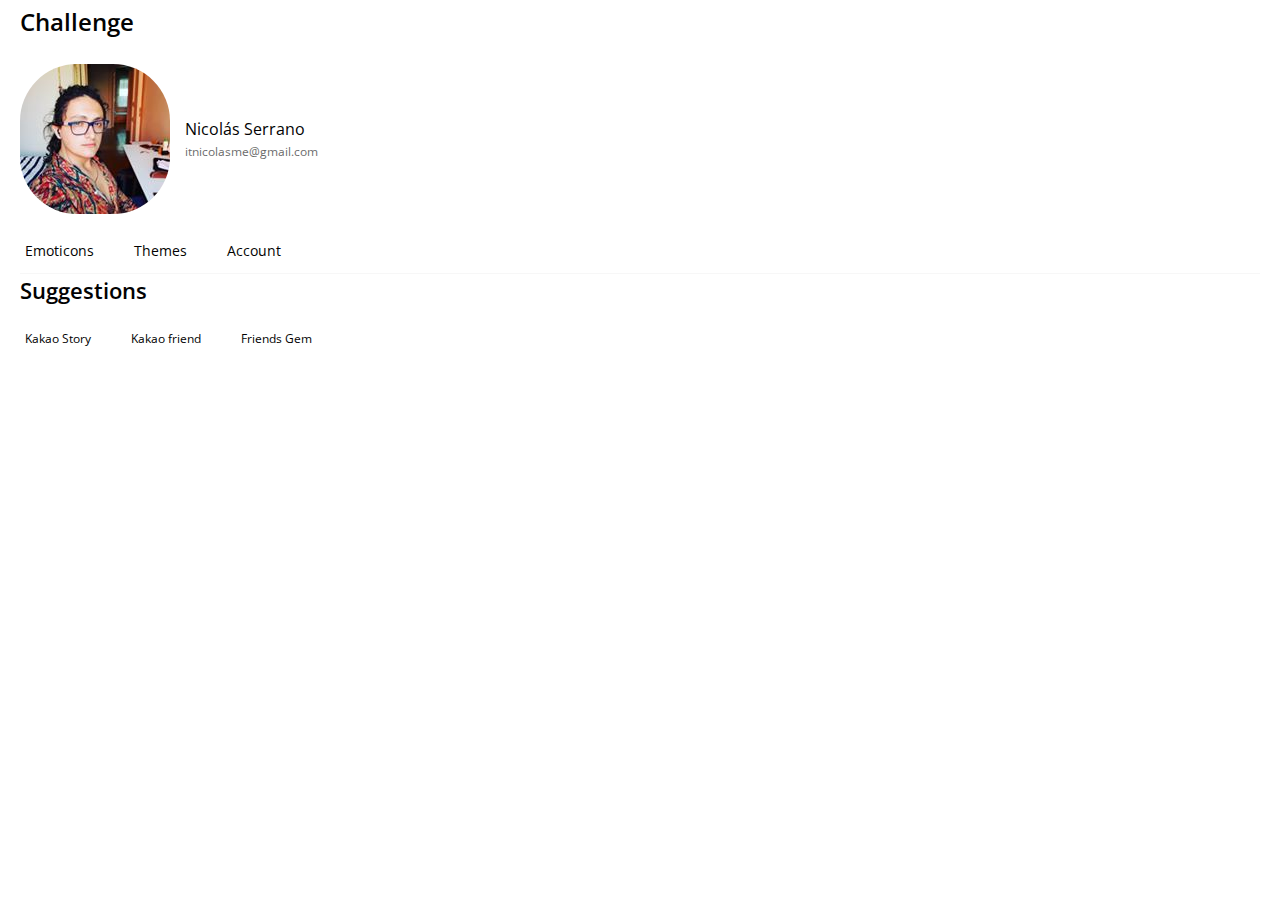
<file: more.html>
<!DOCTYPE html>
<html lang="en">
  <head>
    <meta charset="UTF-8" />
    <meta name="viewport" content="width=device-width, initial-scale=1.0" />
    <meta http-equiv="X-UA-Compatible" content="ie=edge" />
    <link
      rel="stylesheet"
      href="https://use.fontawesome.com/releases/v5.7.2/css/all.css"
      integrity="sha384-fnmOCqbTlWIlj8LyTjo7mOUStjsKC4pOpQbqyi7RrhN7udi9RwhKkMHpvLbHG9Sr"
      crossorigin="anonymous"
    />
    <link rel="stylesheet" href="css/styles.css" />
    <title>Challenge Mate</title>
  </head>
  <body>
    <header class="header">
      <div class="header__header-column">
        <h1 class="header__title">Challenge</h1>
      </div>
      <div class="header__header-column">
        <span class="header__icon">
                <a href="health.html">
          <i class="fas fa-dumbbell"></i>
        </span>
        <span class="header__icon">
            <a href="reading.html">
          <i class="fas fa-book-open"></i>
        </span>
        <span class="header__icon">
          <a href="settings.html">
            <i class="fas fa-cog"></i>
          </a>
        </span>
        <span class="header__icon">
          <a href="settings.html">
            <i class="fas fa-cog"></i>
          </a>
        </span>
      </div>
    </header>
    <main class="more">
      <header class="more__header">
        <div class="friends__friend friend friend--lg">
          <div class="friend__column">
            <img src="images/avatar.jpg" class="g-avatar friend__avatar" />
            <div class="friend__content">
              <span class="friend__name">
                Nicolás Serrano
              </span>
              <span class="friend__status">
                itnicolasme@gmail.com
              </span>
            </div>
          </div>
          <div class="friend__column">
            <i class="far fa-comment-alt fa-2x"></i>
          </div>
        </div>
        <ul class="more__btn-list">
          <li class="more__btn">
            <span class="more__btn-icon">
              <i class="far fa-smile fa-2x"></i>
            </span>
            <span class="more__btn-title">
              Emoticons
            </span>
          </li>
          <li class="more__btn">
            <span class="more__btn-icon">
              <i class="fas fa-brush fa-2x"></i>
            </span>
            <span class="more__btn-title">
              Themes
            </span>
          </li>
          <li class="more__btn">
            <span class="more__btn-icon">
              <i class="fab fa-kickstarter-k fa-2x"></i>
            </span>
            <span class="more__btn-title">
              Account
            </span>
          </li>
        </ul>
      </header>
      <section class="more__suggestions">
        <h5 class="more__title">Suggestions</h5>
        <ul class="more__suggestions-list">
          <li class="more__suggestion suggestion">
            <span class="suggestion__icon">
              <i class="fas fa-quote-right "></i>
            </span>
            <span class="suggestion__title">Kakao Story</span>
          </li>
          <li class="more__suggestion suggestion">
            <span class="suggestion__icon">
              <i class="fas fa-beer fa-2x"></i>
            </span>
            <span class="suggestion__title">Kakao friend</span>
          </li>
          <li class="more__suggestion suggestion">
            <span class="suggestion__icon">
              <i class="fas fa-gamepad fa-2x"></i>
            </span>
            <span class="suggestion__title">Friends Gem</span>
          </li>
        </ul>
      </section>
    </main>
    <nav class="nav">
        <ul class="nav__list">
          <li class="nav__list-item">
            <a href="index.html" class="nav__list-link">
              <i class="fas fa-handshake"></i>
            </a>
          </li>
          <li class="nav__list-item">
            <a href="friends.html" class="nav__list-link">
              <!--<div class="nav__badge">1</div>-->
              <i class="fas fa-plus"></i>
            </a>
          </li>
          <li class="nav__list-item">
            <a href="find.html" class="nav__list-link">
              <i class="fas fa-chart-line"></i>
            </a>
          </li>
          <li class="nav__list-item">
            <a href="more.html" class="nav__list-link">
              <i class="fas fa-user"></i>
            </a>
          </li>
        </ul>
      </nav>
    <!---
    <div class="bigScreen">
      <span class="bigScreen__text">Please make your screen small! 😱</span>
    </div>
  -->
  </body>
</html>
</file>
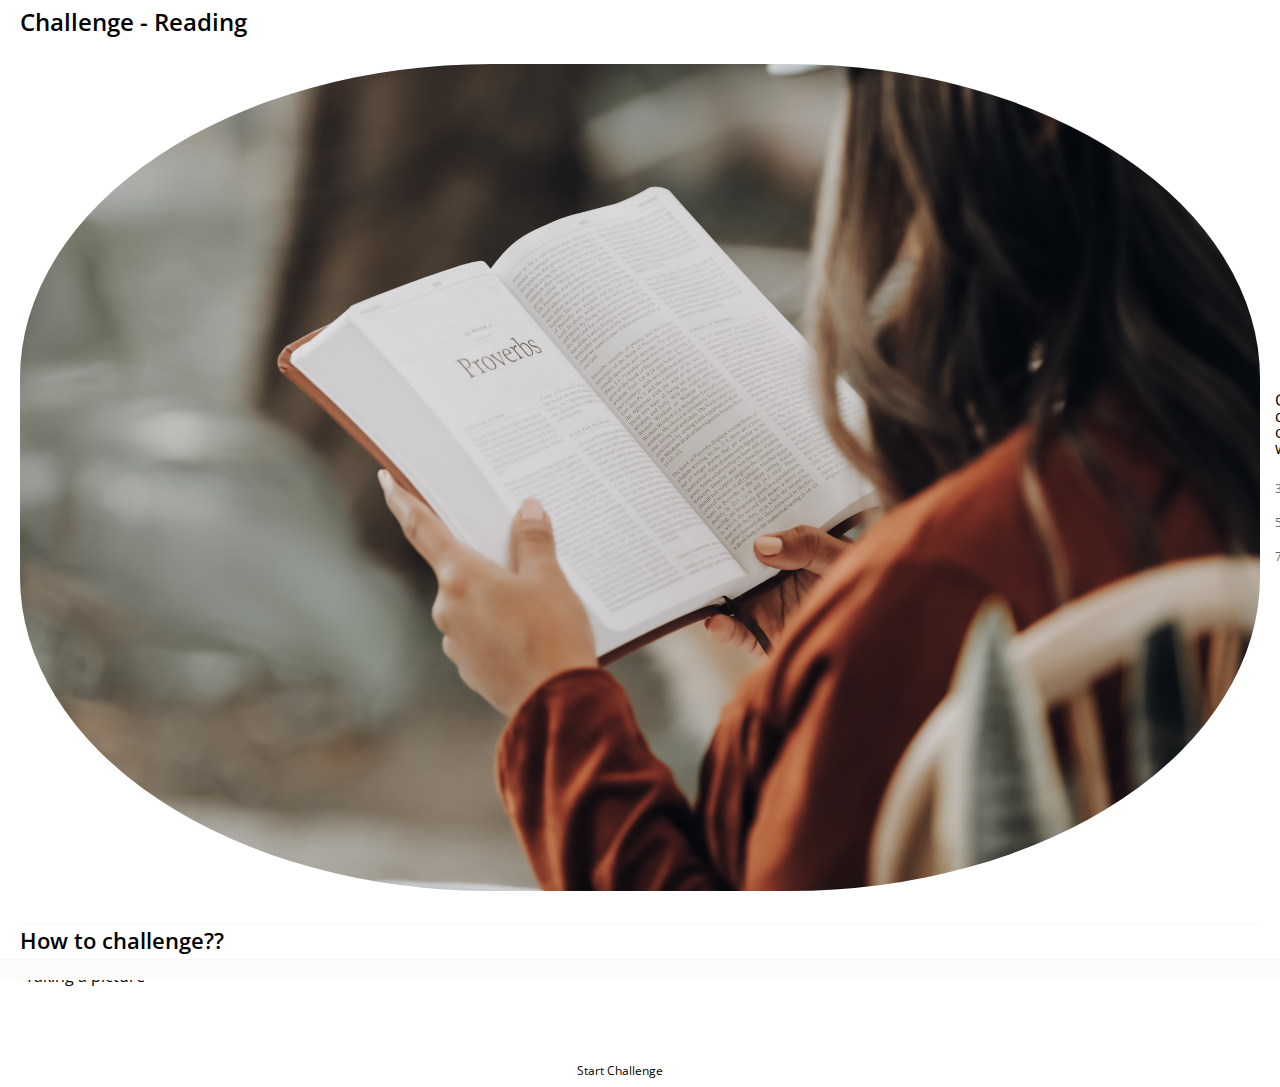
<file: reading.html>
<!DOCTYPE html>
<html lang="en">
  <head>
    <meta charset="UTF-8" />
    <meta name="viewport" content="width=device-width, initial-scale=1.0" />
    <meta http-equiv="X-UA-Compatible" content="ie=edge" />
    <link
      rel="stylesheet"
      href="https://use.fontawesome.com/releases/v5.7.2/css/all.css"
      integrity="sha384-fnmOCqbTlWIlj8LyTjo7mOUStjsKC4pOpQbqyi7RrhN7udi9RwhKkMHpvLbHG9Sr"
      crossorigin="anonymous"
    />
    <link rel="stylesheet" href="css/styles.css" />
    <title>Challenge Mate</title>
  </head>
  <body>
    <header class="header">
      <div class="header__header-column">
        <h1 class="header__title">Challenge - Reading </h1>
      </div>
      <div class="header__header-column">
        <span class="header__icon">
                <a href="health.html">
          <i class="fas fa-dumbbell"></i>
        </span>
        <span class="header__icon">
                <a href="reading.html">
          <i class="fas fa-book-open"></i>
        </span>
        <span class="header__icon">
          <a href="settings.html">
            <i class="fas fa-cog"></i>
          </a>
        </span>
        <span class="header__icon">
          <a href="settings.html">
            <i class="fas fa-cog"></i>
          </a>
        </span>
      </div>
    </header>
    <main class="more">
      <header class="more__header">
        <div class="friends__friend friend friend--lg">
          <div class="friend__column">
            <img src="images/reading.jpg" class="g-avatar friend__avatar" />
            <div class="friend__content">
              <span class="friend__name">
                Choose days on week
              </span>
              <span class="friend__status">
                <input type="radio" name="day" value="3Days">
                3Days
                <input type="radio" name="day" value="3Days">
                5Days
                <input type="radio" name="day" value="3Days">
                7Days
              </span>
            </div>
          </div>
          <!--
          <div class="friend__column">
            <i class="far fa-comment-alt fa-2x"></i>
          </div>
        </div>
        <ul class="more__btn-list">
          <li class="more__btn">
            <span class="more__btn-icon">
              <i class="far fa-smile fa-2x"></i>
            </span>
            <span class="more__btn-title">
              Emoticons
            </span>
          </li>
          <li class="more__btn">
            <span class="more__btn-icon">
              <i class="fas fa-brush fa-2x"></i>
            </span>
            <span class="more__btn-title">
              Themes
            </span>
          </li>
          <li class="more__btn">
            <span class="more__btn-icon">
              <i class="fab fa-kickstarter-k fa-2x"></i>
            </span>
            <span class="more__btn-title">
              Account
            </span>
          </li>
        </ul>
      -->
      </header>
      <br><br>

      <section class="more__suggestions">
        <h5 class="more__title">How to challenge??</h5>
        <ul class="more__suggestions-list">
          <li class="more__suggestion suggestion">
            <span class="suggestion__icon2">
                <i class="fas fa-camera fa-2x"></i>
            </span>
            <span class="suggestion__title2"></span>
              Taking a picture</span>
          </li>
          
          
        </ul>
        <br><br><br><br>

        <a href="credit.html">
        <li class="more__suggestion suggestion">
            <span class="suggestion__icon2">
                <i class="far fa-hand-point-right fa-2x"></i>
            </span>
            <span class="suggestion__title2">Start Challenge</span>
          </li>
        </a>
      </section>
    </main>
    <nav class="nav">
        <ul class="nav__list">
          <li class="nav__list-item">
            <a href="index.html" class="nav__list-link">
              <i class="fas fa-handshake"></i>
            </a>
          </li>
          <li class="nav__list-item">
            <a href="friends.html" class="nav__list-link">
              <!--<div class="nav__badge">1</div>-->
              <i class="fas fa-plus"></i>
            </a>
          </li>
          <li class="nav__list-item">
            <a href="find.html" class="nav__list-link">
              <i class="fas fa-chart-line"></i>
            </a>
          </li>
          <li class="nav__list-item">
            <a href="more.html" class="nav__list-link">
              <i class="fas fa-user"></i>
            </a>
          </li>
        </ul>
      </nav>
    <!---
    <div class="bigScreen">
      <span class="bigScreen__text">Please make your screen small! 😱</span>
    </div>
  -->
  </body>
</html>
</file>
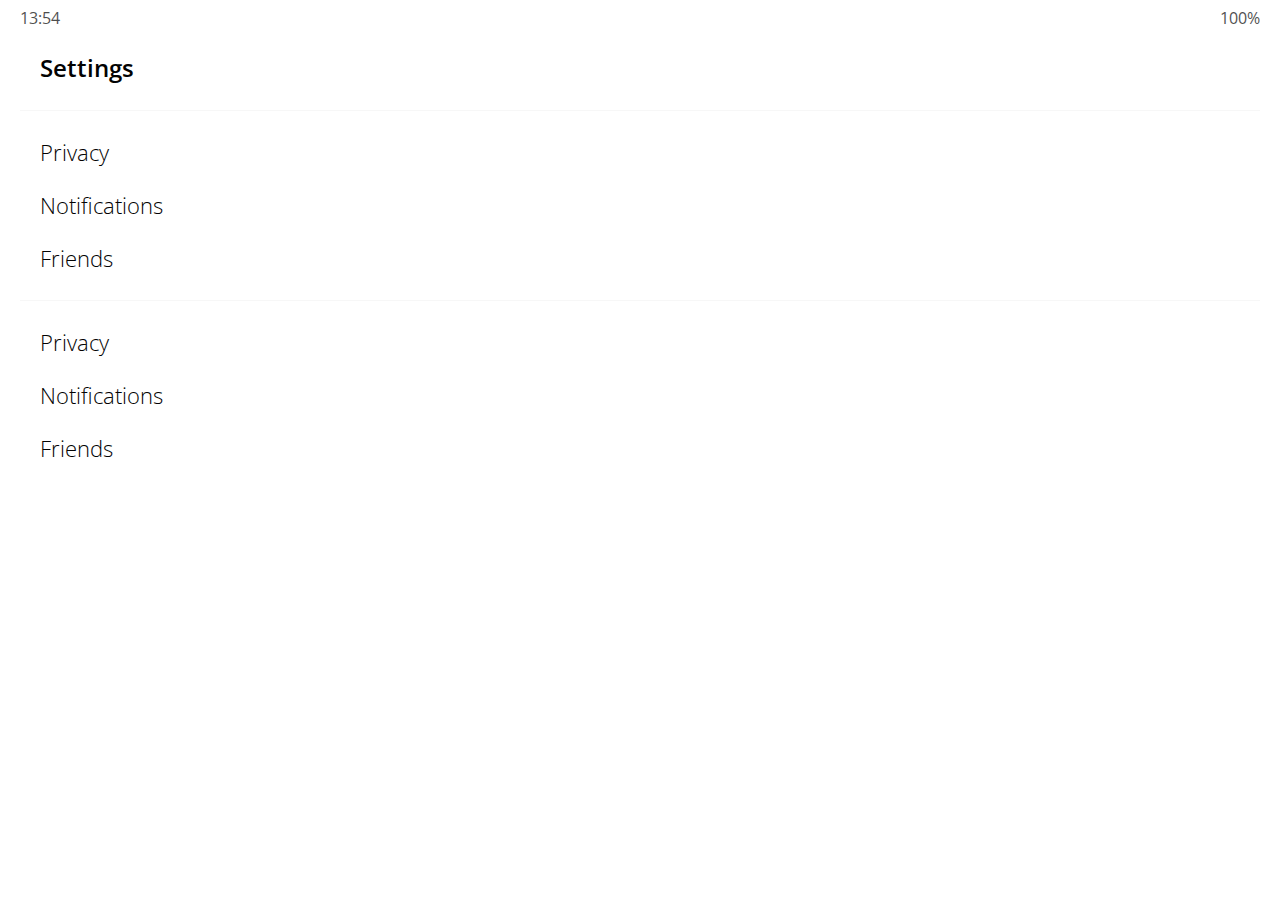
<file: settings.html>
<!DOCTYPE html>
<html lang="en">
  <head>
    <meta charset="UTF-8" />
    <meta name="viewport" content="width=device-width, initial-scale=1.0" />
    <meta http-equiv="X-UA-Compatible" content="ie=edge" />
    <link
      rel="stylesheet"
      href="https://use.fontawesome.com/releases/v5.7.2/css/all.css"
      integrity="sha384-fnmOCqbTlWIlj8LyTjo7mOUStjsKC4pOpQbqyi7RrhN7udi9RwhKkMHpvLbHG9Sr"
      crossorigin="anonymous"
    />
    <link rel="stylesheet" href="css/styles.css" />
    <title>Settings | Kakao Clone</title>
  </head>
  <body>
    <div class="status-bar">
      <div class="status-bar__column">
        <span class="status-bar__clock">13:54</span>
      </div>
      <div class="status-bar__column">
        <i class="fas fa-clock"></i>
        <i class="fas fa-volume-mute"></i>
        <i class="fas fa-wifi"></i>
        <span class="status-bar__battery-level">100%</span>
        <i class="fas fa-battery-full"></i>
      </div>
    </div>
    <header class="header">
      <div class="header__header-column">
        <a href="more.html" class="header__back-btn">
          <i class="fas fa-arrow-left"></i>
        </a>
        <h1 class="header__title">Settings</h1>
      </div>
      <div class="header__header-column">
        <span class="header__icon">
          <i class="fas fa-search"></i>
        </span>
      </div>
    </header>
    <main class="settings">
      <section class="settings__sections">
        <ul class="settings__list">
          <li class="settings__setting">
            <span class="settings__icon"><i class="fas fa-lock"></i> </span>
            <span class="settings__title">Privacy</span>
          </li>
          <li class="settings__setting">
            <span class="settings__icon">
              <i class="fas fa-plus"></i>
            </span>
            <span class="settings__title">Notifications</span>
          </li>
          <li class="settings__setting">
            <span class="settings__icon">
              <i class="far fa-user"></i>
            </span>
            <span class="settings__title">Friends</span>
          </li>
        </ul>
      </section>
      <section class="settings__sections">
        <ul class="settings__list">
          <li class="settings__setting">
            <span class="settings__icon"><i class="fas fa-lock"></i> </span>
            <span class="settings__title">Privacy</span>
          </li>
          <li class="settings__setting">
            <span class="settings__icon">
              <i class="fas fa-plus"></i>
            </span>
            <span class="settings__title">Notifications</span>
          </li>
          <li class="settings__setting">
            <span class="settings__icon">
              <i class="far fa-user"></i>
            </span>
            <span class="settings__title">Friends</span>
          </li>
        </ul>
      </section>
    </main>
    <!---
    <div class="bigScreen">
      <span class="bigScreen__text">Please make your screen small! 😱</span>
    </div>
  --></body>
</html>
</file>
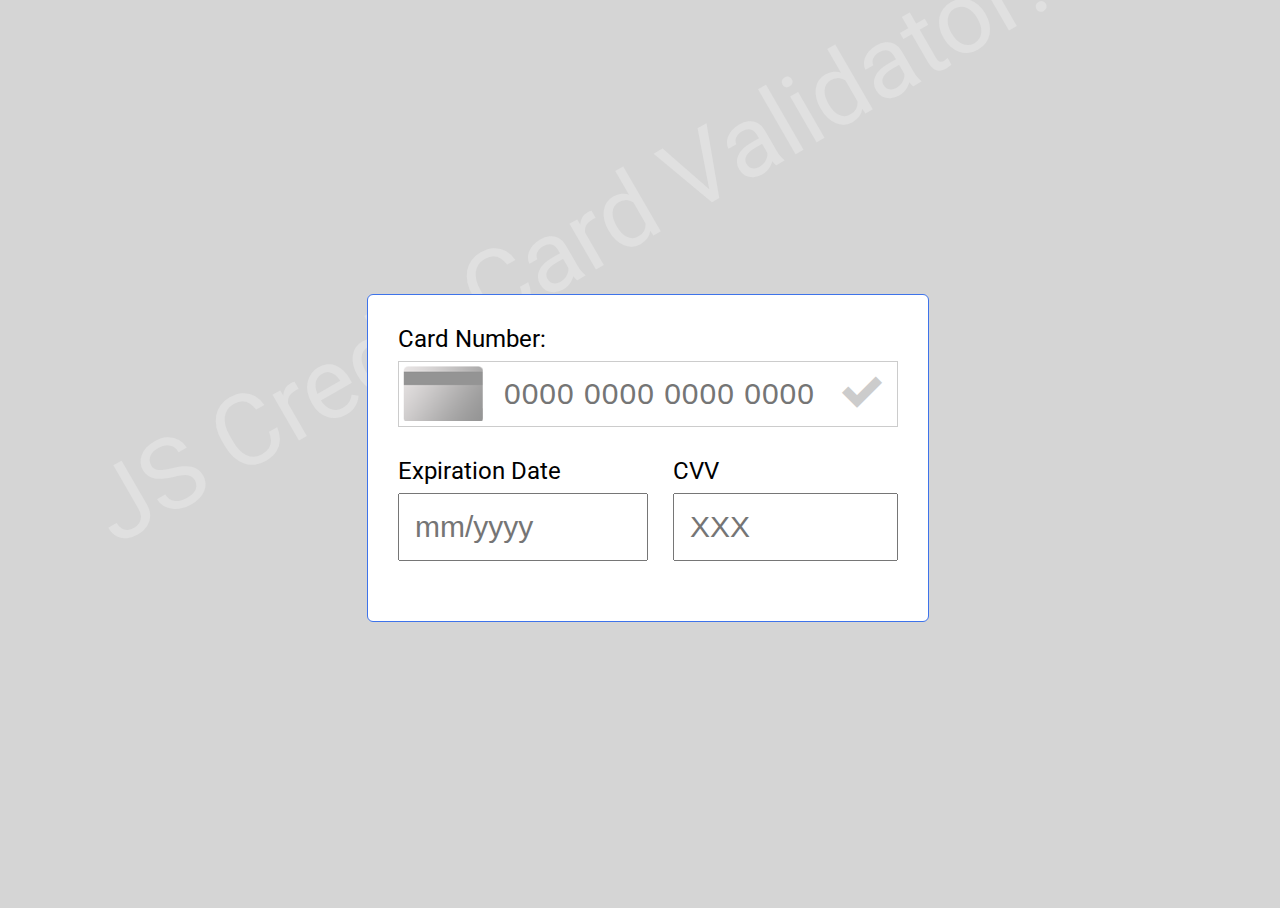
<file: js-CreditCardValidator-master/example.html>
<!DOCTYPE html>
<html>
  <head>
    <script src="creditCardValidator.js" type="text/javascript"></script>
    <link href="styles.css" rel="stylesheet" />
    <link href="https://fonts.googleapis.com/css?family=Roboto" rel="stylesheet">
  </head>
  <body>

  <div id='title'>JS Credit Card Validator!!</div>


  <div class="card-bounding">

    <aside>Card Number:</aside>
    <div class="card-container">
      <!--- ".card-type" is a sprite used as a background image with associated classes for the major card types, providing x-y coordinates for the sprite --->
      <div class="card-type"></div>
      <input placeholder="0000 0000 0000 0000" onkeyup="$cc.validate(event)" />
      <!-- The checkmark ".card-valid" used is a custom font from icomoon.io --->
      <div class="card-valid">&#xea10;</div>
    </div>

    <div class="card-details clearfix">

      <div class="expiration">
        <aside>Expiration Date</aside>
        <input onkeyup="$cc.expiry.call(this,event)" maxlength="7" placeholder="mm/yyyy" />
      </div>

      <div class="cvv">
        <aside>CVV</aside>
        <input placeholder="XXX"/>
      </div>

    </div>

  </div>

  </body>
</html>
</file>
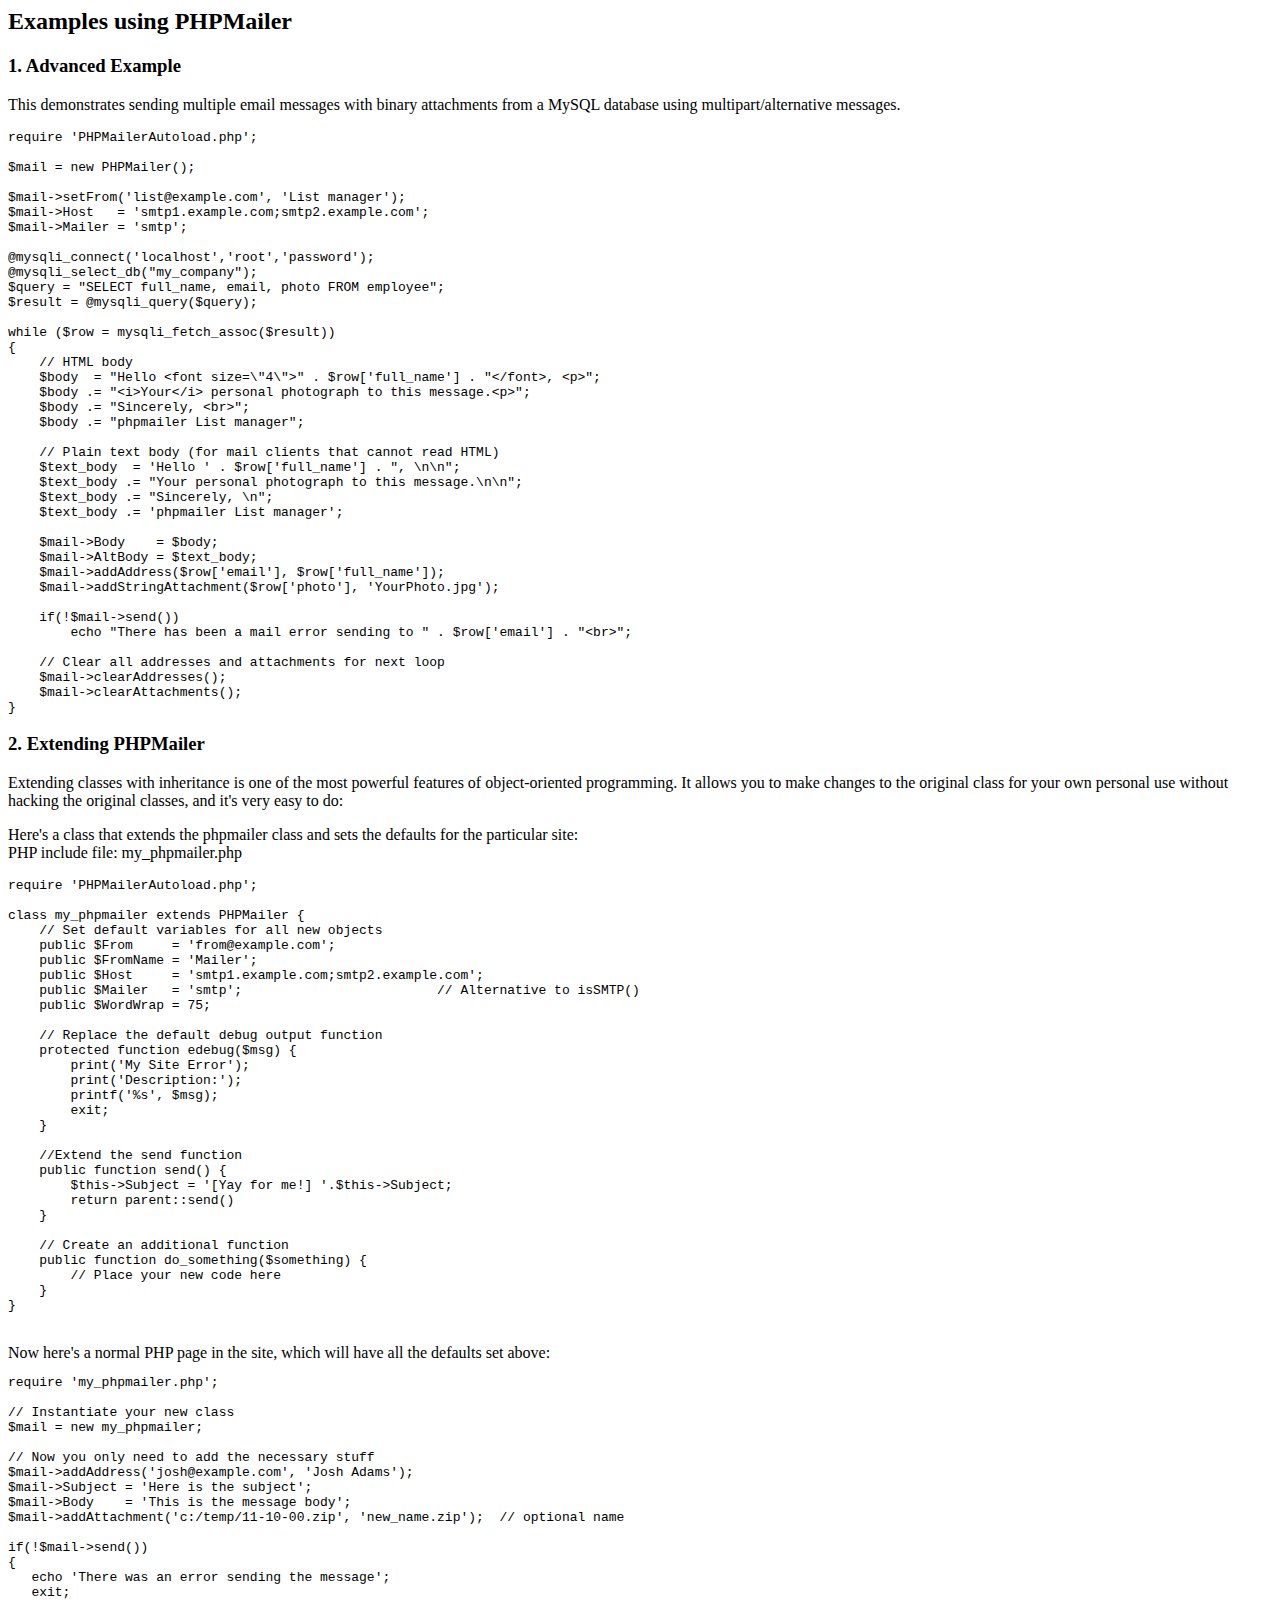
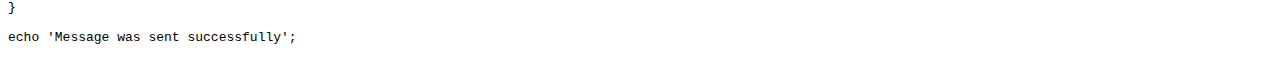
<file: PHPMailer/docs/extending.html>
<html>
<head>
<title>Examples using phpmailer</title>
</head>

<body>

<h2>Examples using PHPMailer</h2>

<h3>1. Advanced Example</h3>
<p>

This demonstrates sending multiple email messages with binary attachments
from a MySQL database using multipart/alternative messages.<p>

<pre>
require 'PHPMailerAutoload.php';

$mail = new PHPMailer();

$mail->setFrom('list@example.com', 'List manager');
$mail->Host   = 'smtp1.example.com;smtp2.example.com';
$mail->Mailer = 'smtp';

@mysqli_connect('localhost','root','password');
@mysqli_select_db("my_company");
$query = "SELECT full_name, email, photo FROM employee";
$result = @mysqli_query($query);

while ($row = mysqli_fetch_assoc($result))
{
    // HTML body
    $body  = "Hello &lt;font size=\"4\"&gt;" . $row['full_name'] . "&lt;/font&gt;, &lt;p&gt;";
    $body .= "&lt;i&gt;Your&lt;/i&gt; personal photograph to this message.&lt;p&gt;";
    $body .= "Sincerely, &lt;br&gt;";
    $body .= "phpmailer List manager";

    // Plain text body (for mail clients that cannot read HTML)
    $text_body  = 'Hello ' . $row['full_name'] . ", \n\n";
    $text_body .= "Your personal photograph to this message.\n\n";
    $text_body .= "Sincerely, \n";
    $text_body .= 'phpmailer List manager';

    $mail->Body    = $body;
    $mail->AltBody = $text_body;
    $mail->addAddress($row['email'], $row['full_name']);
    $mail->addStringAttachment($row['photo'], 'YourPhoto.jpg');

    if(!$mail->send())
        echo "There has been a mail error sending to " . $row['email'] . "&lt;br&gt;";

    // Clear all addresses and attachments for next loop
    $mail->clearAddresses();
    $mail->clearAttachments();
}
</pre>
<p>

<h3>2. Extending PHPMailer</h3>
<p>

Extending classes with inheritance is one of the most
powerful features of object-oriented programming. It allows you to make changes to the
original class for your own personal use without hacking the original
classes, and it's very easy to do:

<p>
Here's a class that extends the phpmailer class and sets the defaults
for the particular site:<br>
PHP include file: my_phpmailer.php
<p>

<pre>
require 'PHPMailerAutoload.php';

class my_phpmailer extends PHPMailer {
    // Set default variables for all new objects
    public $From     = 'from@example.com';
    public $FromName = 'Mailer';
    public $Host     = 'smtp1.example.com;smtp2.example.com';
    public $Mailer   = 'smtp';                         // Alternative to isSMTP()
    public $WordWrap = 75;

    // Replace the default debug output function
    protected function edebug($msg) {
        print('My Site Error');
        print('Description:');
        printf('%s', $msg);
        exit;
    }

    //Extend the send function
    public function send() {
        $this->Subject = '[Yay for me!] '.$this->Subject;
        return parent::send()
    }

    // Create an additional function
    public function do_something($something) {
        // Place your new code here
    }
}
</pre>
<br>
Now here's a normal PHP page in the site, which will have all the defaults set above:<br>

<pre>
require 'my_phpmailer.php';

// Instantiate your new class
$mail = new my_phpmailer;

// Now you only need to add the necessary stuff
$mail->addAddress('josh@example.com', 'Josh Adams');
$mail->Subject = 'Here is the subject';
$mail->Body    = 'This is the message body';
$mail->addAttachment('c:/temp/11-10-00.zip', 'new_name.zip');  // optional name

if(!$mail->send())
{
   echo 'There was an error sending the message';
   exit;
}

echo 'Message was sent successfully';
</pre>
</body>
</html>
</file>
<file: js-CreditCardValidator-master/styles.css>
html,body {
  height: 100%;
  width: 100%;
}
body{
  background-color: #d5d5d5;
  overflow: hidden;
}

@font-face {
  font-family: 'icons';
  src: url("fonts/icomoon.woff") format('woff'), url("fonts/icomoon.ttf") format('truetype'), url("fonts/icomoon.otf") format('opentype'), url("fonts/icomoon.eot") format('embedded-opentype');
}

.clearfix:before,
.clearfix:after {
  content: "";
  display: table;
}
.clearfix:after {
  clear: both;
}
.clearfix {
  zoom: 1;
}

#title{
  font-family: 'Roboto';
  font-size: 100px;
  color: #e0e0e0;
  position: absolute;
  left: 10%;
  top:50%;
  transform: rotate(-30deg);
  transform-origin: bottom left;
}

.card-bounding{
  width: 90%;
  max-width: 500px;
  margin: 0 auto;
  position: relative;
  top:50%;
  transform: translateY(-50%);
  padding: 30px;
  border: 1px solid #3e73ea;
  border-radius: 6px;
  font-family: 'Roboto';
  background: #ffffff;
}

.card-bounding aside{
  font-size:24px;
  padding-bottom: 8px;
}
.card-container {
  width: 100%;
  padding-left: 80px;
  padding-right: 40px;
  position: relative;
  box-sizing: border-box;
  border: 1px solid #ccc;
  margin: 0 auto 30px auto;
}
.card-container input {
  width: 100%;
  letter-spacing: 1px;
  font-size: 30px;
  padding: 15px 15px 15px 25px;
  border: 0;
  outline: none;
  box-sizing: border-box;
}
.card-type {
  width: 80px;
  height: 56px;
  background: url("images/cards.png");
  background-position: 0 -291px;
  background-repeat: no-repeat;
  position: absolute;
  top: 3px;
  left: 4px;
}
.card-type.mastercard {
  background-position: 0 0;
}
.card-type.visa {
  background-position: 0 -115px;
}
.card-type.amex {
  background-position: 0 -57px;
}
.card-type.discover {
  background-position: 0 -174px;
}
.card-valid {
  position: absolute;
  top: 0;
  right: 15px;
  line-height: 60px;
  font-size: 40px;
  font-family: 'icons';
  color: #ccc;
}
.card-valid.active {
  color: #42ca7c;
}
.card-details {
  width: 100%;
  text-align: left;
  margin-bottom: 30px;
  transition: 300ms ease;
}
.card-details input {
  font-size: 30px;
  padding: 15px;
  box-sizing: border-box;
  width: 100%;
}
.card-details input.error {
  border: 1px solid #c2313c;
  box-shadow: 0 4px 8px 0 rgba(238,76,87,0.3);
  outline: none;
}
.card-details .expiration {
  width: 50%;
  float: left;
  padding-right: 5%;
}
.card-details .cvv {
  width: 45%;
  float: left;
}
</file>
<file: css/styles.css>
@import url("https://fonts.googleapis.com/css?family=Open+Sans:300:400,600");
@import "reset.css";
@import "status-bar.css";
@import "header.css";
@import "nav-bar.css";
@import "friend.css";
@import "friends.css";
@import "find.css";
@import "more.css";
@import "settings.css";
@import "chat.css";
@import "mobile.css";
@import "credit.css";

* {
  box-sizing: border-box;
}

body {
  background-color: white;
  padding: 10px 20px;
  color: #020202;
  font-family: "Open Sans", -apple-system, BlinkMacSystemFont, "Segoe UI",
    Roboto, Oxygen, Ubuntu, Cantarell, "Helvetica Neue", sans-serif;
}

a {
  color: inherit;
  text-decoration: none;
}

@keyframes fadeIn {
  from {
    opacity: 0;
    transform: translateY(50px);
  }
  to {
    opacity: 1;
    transform: none;
  }
}

main {
  animation: fadeIn 0.5s ease-in-out;
}
</file>
